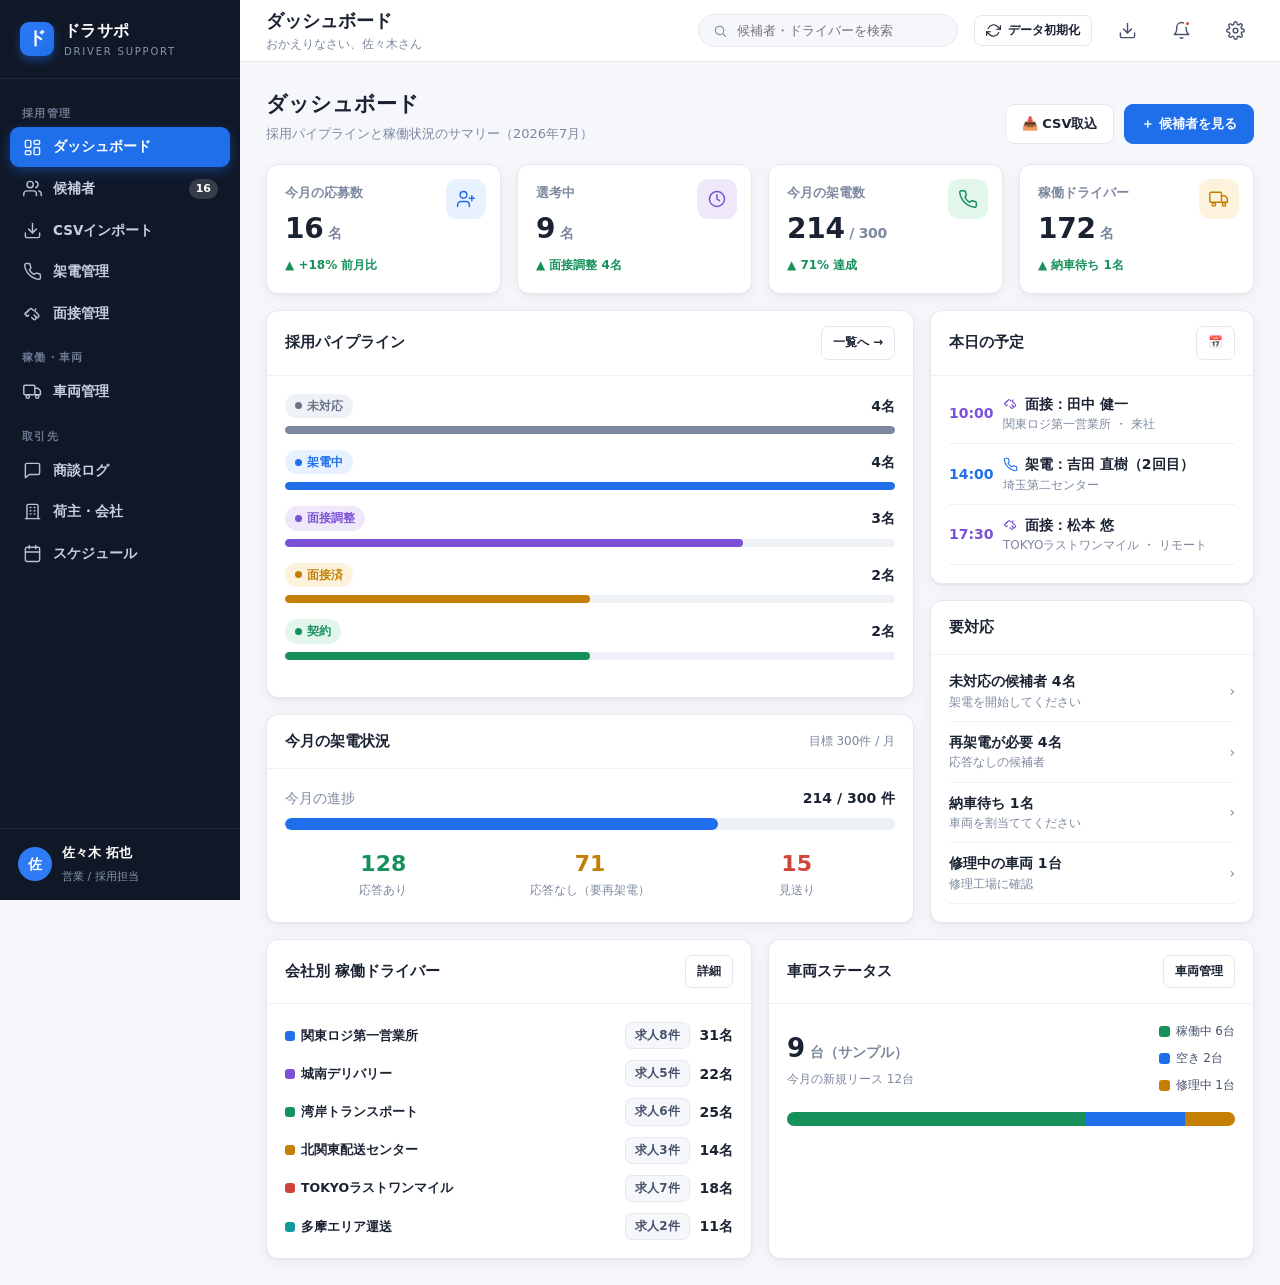
<file: index.html>
<!doctype html>
<html lang="ja">
<head>
<meta charset="utf-8">
<meta name="viewport" content="width=device-width, initial-scale=1">
<title>ダッシュボード｜ドラサポ</title>
<link rel="stylesheet" href="assets/css/style.css">
</head>
<body>
<div class="layout">
  <aside id="sidebar"></aside>
  <div class="main">
    <header id="topbar"></header>
    <div class="content">
      <div class="page-head">
        <div>
          <h1>ダッシュボード</h1>
          <p>採用パイプラインと稼働状況のサマリー（2026年7月）</p>
        </div>
        <div class="page-head__actions">
          <a class="btn" href="import.html">📥 CSV取込</a>
          <a class="btn btn--primary" href="candidates.html">＋ 候補者を見る</a>
        </div>
      </div>

      <!-- KPI -->
      <div class="grid grid--4" id="kpis"></div>

      <div class="grid grid--3 mt-16" style="grid-template-columns: 2fr 1fr;">
        <!-- パイプライン + 本日の予定 -->
        <div class="grid" style="gap:16px;">
          <div class="card">
            <div class="card__head"><h3>採用パイプライン</h3><a class="btn btn--sm" href="candidates.html">一覧へ →</a></div>
            <div class="card__body" id="pipeline"></div>
          </div>
          <div class="card">
            <div class="card__head"><h3>今月の架電状況</h3><span class="muted small" style="margin-left:auto">目標 300件 / 月</span></div>
            <div class="card__body" id="calls-summary"></div>
          </div>
        </div>

        <div class="grid" style="gap:16px;">
          <div class="card">
            <div class="card__head"><h3>本日の予定</h3><a class="btn btn--sm" href="schedule.html">📅</a></div>
            <div class="card__body" id="today" style="padding-top:8px"></div>
          </div>
          <div class="card">
            <div class="card__head"><h3>要対応</h3></div>
            <div class="card__body" id="todo" style="padding-top:6px"></div>
          </div>
        </div>
      </div>

      <div class="grid grid--2 mt-16">
        <div class="card">
          <div class="card__head"><h3>会社別 稼働ドライバー</h3><a class="btn btn--sm" href="companies.html">詳細</a></div>
          <div class="card__body" id="by-company"></div>
        </div>
        <div class="card">
          <div class="card__head"><h3>車両ステータス</h3><a class="btn btn--sm" href="vehicles.html">車両管理</a></div>
          <div class="card__body" id="veh-status"></div>
        </div>
      </div>
    </div>
  </div>
</div>

<script src="assets/js/data.js"></script>
<script src="assets/js/app.js"></script>
<script>
  Shell.init("dashboard", { title: "ダッシュボード", sub: "おかえりなさい、佐々木さん" });
  const db = DB.get();

  // KPI
  const totalCand = db.candidates.length;
  const inProgress = db.candidates.filter(c => ["calling","interview","interviewed"].includes(c.status)).length;
  const contracts = db.candidates.filter(c => c.status === "contract").length + db.drivers.length;
  const activeDrv = db.drivers.filter(d => d.status === "active").length;
  const callsThisMonth = 214;
  const kpis = [
    { label:"今月の応募数", value: totalCand, unit:"名", delta:"+18% 前月比", up:true, icon:"userplus", bg:"var(--brand-soft)", fg:"var(--brand)" },
    { label:"選考中",       value: inProgress, unit:"名", delta:"面接調整 4名", up:true, icon:"clock", bg:"var(--purple-soft)", fg:"var(--purple)" },
    { label:"今月の架電数", value: callsThisMonth, unit:"/ 300", delta:"71% 達成", up:true, icon:"phone", bg:"var(--ok-soft)", fg:"var(--ok)" },
    { label:"稼働ドライバー", value: activeDrv + 168, unit:"名", delta:"納車待ち 1名", up:true, icon:"truck", bg:"var(--warn-soft)", fg:"var(--warn)" },
  ];
  document.getElementById("kpis").innerHTML = kpis.map(k => `
    <div class="card kpi">
      <div class="kpi__icon" style="background:${k.bg};color:${k.fg}">${UI.icon(k.icon, 20)}</div>
      <div class="kpi__label">${k.label}</div>
      <div class="kpi__value">${k.value}<small> ${k.unit}</small></div>
      <div class="kpi__delta ${k.up?'up':'down'}">${k.up?'▲':'▼'} ${k.delta}</div>
    </div>`).join("");

  // Pipeline funnel
  const stages = [
    { key:"new", label:"未対応", },
    { key:"calling", label:"架電中" },
    { key:"interview", label:"面接調整" },
    { key:"interviewed", label:"面接済" },
    { key:"contract", label:"契約" },
  ];
  const counts = stages.map(s => ({...s, n: db.candidates.filter(c => c.status === s.key).length }));
  const max = Math.max(...counts.map(c => c.n), 1);
  document.getElementById("pipeline").innerHTML = counts.map(s => {
    const st = DB.statusMap[s.key];
    return `<div class="mb-16">
      <div class="between mb-8"><span class="row" style="gap:8px">${UI.badge(st.cls, st.label)}</span><b>${s.n}名</b></div>
      <div class="progress"><span style="width:${Math.max(6, s.n/max*100)}%;background:var(--${st.cls==='gray'?'ink-3':st.cls})"></span></div>
    </div>`;
  }).join("");

  // Calls summary
  document.getElementById("calls-summary").innerHTML = `
    <div class="between mb-8"><span class="muted">今月の進捗</span><b>214 / 300 件</b></div>
    <div class="progress" style="height:12px"><span style="width:71%"></span></div>
    <div class="grid grid--3 mt-16" style="gap:10px;text-align:center">
      <div><div style="font-size:22px;font-weight:800;color:var(--ok)">128</div><div class="muted small">応答あり</div></div>
      <div><div style="font-size:22px;font-weight:800;color:var(--warn)">71</div><div class="muted small">応答なし（要再架電）</div></div>
      <div><div style="font-size:22px;font-weight:800;color:var(--danger)">15</div><div class="muted small">見送り</div></div>
    </div>`;

  // Today's schedule
  const today = "2026-07-15";
  const todays = db.schedule.filter(e => e.date === today).sort((a,b)=>a.time.localeCompare(b.time));
  const evColor = { interview:"var(--purple)", call:"var(--brand)", negotiation:"var(--warn)", delivery:"var(--ok)", training:"var(--info)" };
  const evIcon = { interview:"handshake", call:"phone", negotiation:"message", delivery:"truck", training:"book" };
  document.getElementById("today").innerHTML = todays.length ? todays.map(e => `
    <div class="row" style="padding:9px 0;border-bottom:1px solid var(--line-2)">
      <div style="width:44px;font-weight:800;color:${evColor[e.type]}">${e.time}</div>
      <div style="flex:1"><div class="row" style="font-weight:700;gap:7px"><span style="color:${evColor[e.type]}">${UI.icon(evIcon[e.type],15)}</span>${e.title}</div>
      <div class="muted small">${e.who}${e.mode?' ・ '+e.mode:''}</div></div>
    </div>`).join("") : `<div class="empty small">本日の予定はありません</div>`;

  // Todo
  const need = db.candidates.filter(c => c.status === "new").length;
  const reCall = db.candidates.filter(c => c.calls.some(x=>x.r==="none") && c.status==="calling").length;
  const waiting = db.drivers.filter(d => d.status === "waiting").length;
  const repair = db.vehicles.filter(v => v.status === "repair").length;
  document.getElementById("todo").innerHTML = [
    { t:`未対応の候補者 ${need}名`, s:"架電を開始してください", href:"candidates.html?status=new", c:"gray" },
    { t:`再架電が必要 ${reCall}名`, s:"応答なしの候補者", href:"calls.html", c:"warn" },
    { t:`納車待ち ${waiting}名`, s:"車両を割当ててください", href:"drivers.html", c:"info" },
    { t:`修理中の車両 ${repair}台`, s:"修理工場に確認", href:"vehicles.html", c:"warn" },
  ].map(x => `<a class="between" href="${x.href}" style="padding:9px 0;border-bottom:1px solid var(--line-2)">
      <div><div style="font-weight:700">${x.t}</div><div class="muted small">${x.s}</div></div>
      <span class="muted">›</span></a>`).join("");

  // By company
  document.getElementById("by-company").innerHTML = `<div class="grid" style="gap:11px">` + db.companies.slice(0,6).map(co => {
    const cnt = db.drivers.filter(d => d.company === co.id).length + Math.round(co.drivers*0.7);
    return `<div class="between">
      <span class="ctag"><span class="swatch" style="background:${co.color}"></span>${co.name}</span>
      <span class="row" style="gap:10px"><span class="chip">求人${co.open}件</span><b>${cnt}名</b></span>
    </div>`;
  }).join("") + `</div>`;

  // Vehicle status donut-ish
  const vs = ["active","idle","repair"].map(k => ({ k, n: db.vehicles.filter(v=>v.status===k).length, ...DB.vehicleStatus[k]}));
  const vt = db.vehicles.length;
  document.getElementById("veh-status").innerHTML = `
    <div class="between mb-16"><div><div style="font-size:26px;font-weight:800">${vt}<small class="muted" style="font-size:14px"> 台（サンプル）</small></div><div class="muted small">今月の新規リース 12台</div></div>
    <div class="legend" style="flex-direction:column;gap:8px">
      ${vs.map(v=>`<span><i style="background:var(--${v.cls==='gray'?'ink-3':v.cls})"></i>${v.label} ${v.n}台</span>`).join("")}
    </div></div>
    <div class="progress" style="height:14px;display:flex;gap:0">
      ${vs.map(v=>`<span style="width:${v.n/vt*100}%;background:var(--${v.cls==='gray'?'ink-3':v.cls});border-radius:0"></span>`).join("")}
    </div>`;
</script>
</body>
</html>
</file>
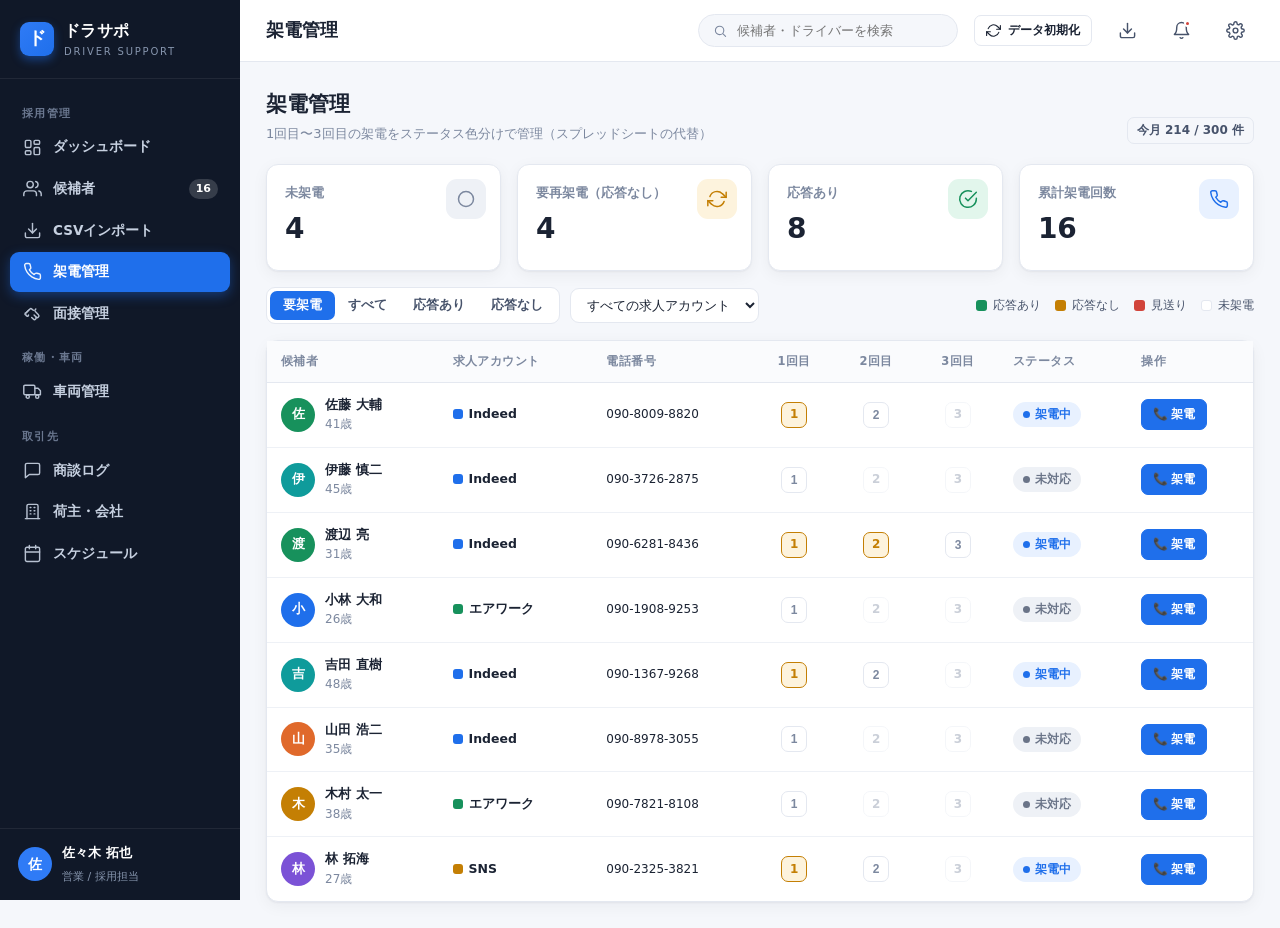
<file: calls.html>
<!doctype html>
<html lang="ja">
<head>
<meta charset="utf-8">
<meta name="viewport" content="width=device-width, initial-scale=1">
<title>架電管理｜ドラサポ</title>
<link rel="stylesheet" href="assets/css/style.css">
</head>
<body>
<div class="layout">
  <aside id="sidebar"></aside>
  <div class="main">
    <header id="topbar"></header>
    <div class="content">
      <div class="page-head">
        <div>
          <h1>架電管理</h1>
          <p>1回目〜3回目の架電をステータス色分けで管理（スプレッドシートの代替）</p>
        </div>
        <div class="page-head__actions">
          <span class="chip">今月 214 / 300 件</span>
        </div>
      </div>

      <div class="grid grid--4 mb-16" id="callKpi"></div>

      <div class="filters">
        <div class="seg" id="tab">
          <button data-t="todo" class="is-active">要架電</button>
          <button data-t="all">すべて</button>
          <button data-t="ok">応答あり</button>
          <button data-t="none">応答なし</button>
        </div>
        <select class="input" id="fCompany"><option value="all">すべての求人アカウント</option></select>
        <div class="legend" style="margin-left:auto">
          <span><i style="background:var(--ok)"></i>応答あり</span>
          <span><i style="background:var(--warn)"></i>応答なし</span>
          <span><i style="background:var(--danger)"></i>見送り</span>
          <span><i style="background:#fff;border:1.5px solid var(--line)"></i>未架電</span>
        </div>
      </div>

      <div class="card">
        <div class="table-wrap">
          <table class="tbl">
            <thead><tr>
              <th>候補者</th><th>求人アカウント</th><th>電話番号</th>
              <th style="text-align:center">1回目</th><th style="text-align:center">2回目</th><th style="text-align:center">3回目</th>
              <th>ステータス</th><th>操作</th>
            </tr></thead>
            <tbody id="rows"></tbody>
          </table>
        </div>
      </div>
    </div>
  </div>
</div>

<script src="assets/js/data.js"></script>
<script src="assets/js/app.js"></script>
<script>
  Shell.init("calls", { title: "架電管理" });
  const db = DB.get();
  let tab = "todo", account = "all";

  const cSel = document.getElementById("fCompany");
  DB.accounts.forEach(a => cSel.insertAdjacentHTML("beforeend", `<option value="${a}">${a}</option>`));
  cSel.onchange = e => { account = e.target.value; render(); };
  document.querySelectorAll("#tab button").forEach(b => b.onclick = () => { tab = b.dataset.t; document.querySelectorAll("#tab button").forEach(x=>x.classList.toggle("is-active",x===b)); render(); });

  function lastResult(c){ return c.calls.length ? c.calls[c.calls.length-1].r : null; }

  function pill(c, n) {
    const call = c.calls.find(x => x.n === n);
    const canCall = c.calls.length === n-1 && !["contract","ng","interviewed","interview"].includes(c.status);
    if (call) {
      const cls = call.r==="ok"?"done-ok":call.r==="ng"?"done-ng":"done-none";
      const t = call.r==="ok"?"応答あり":call.r==="ng"?"見送り":"応答なし";
      return `<span class="callpill ${cls}" title="${t}">${n}</span>`;
    }
    if (canCall) return `<button class="callpill" style="cursor:pointer" title="架電を記録" onclick="rec('${c.id}',${n})">${n}</button>`;
    return `<span class="callpill" style="opacity:.4">${n}</span>`;
  }

  function render() {
    // KPI
    const untouched = db.candidates.filter(c => c.status==="new").length;
    const reCall = db.candidates.filter(c => c.status==="calling" && lastResult(c)==="none").length;
    const answered = db.candidates.filter(c => c.calls.some(x=>x.r==="ok")).length;
    const total = db.candidates.reduce((s,c)=>s+c.calls.length,0);
    const k = [
      { l:"未架電", v:untouched, i:"circle", c:"gray" },
      { l:"要再架電（応答なし）", v:reCall, i:"refresh", c:"warn" },
      { l:"応答あり", v:answered, i:"check", c:"ok" },
      { l:"累計架電回数", v:total, i:"phone", c:"info" },
    ];
    document.getElementById("callKpi").innerHTML = k.map(x=>`
      <div class="card kpi"><div class="kpi__icon" style="background:var(--${x.c==='gray'?'gray-soft':x.c+'-soft'});color:var(--${x.c==='gray'?'ink-3':x.c})">${UI.icon(x.i,20)}</div>
      <div class="kpi__label">${x.l}</div><div class="kpi__value">${x.v}</div></div>`).join("");

    let list = db.candidates.filter(c => account==="all" || c.source===account);
    if (tab === "todo") list = list.filter(c => (c.status==="new") || (c.status==="calling" && lastResult(c)==="none"));
    else if (tab === "ok") list = list.filter(c => c.calls.some(x=>x.r==="ok"));
    else if (tab === "none") list = list.filter(c => lastResult(c)==="none");

    document.getElementById("rows").innerHTML = list.length ? list.map(c => {
      const canCall = c.calls.length < 3 && !["contract","ng","interviewed","interview"].includes(c.status);
      return `<tr>
        <td onclick="location.href='candidate-detail.html?id=${c.id}'"><div class="person">${UI.avatar(c.name)}
          <div><div class="cell-main">${c.name}</div><div class="cell-sub">${c.age}歳</div></div></div></td>
        <td>${UI.accountTag(c.source)}</td>
        <td class="small">${c.tel}</td>
        <td style="text-align:center">${pill(c,1)}</td>
        <td style="text-align:center">${pill(c,2)}</td>
        <td style="text-align:center">${pill(c,3)}</td>
        <td>${UI.statusBadge(c.status)}</td>
        <td>${canCall ? `<button class="btn btn--sm btn--primary" onclick="rec('${c.id}',${c.calls.length+1})">📞 架電</button>` : `<a class="btn btn--sm" href="candidate-detail.html?id=${c.id}">詳細</a>`}</td>
      </tr>`;
    }).join("") : `<tr><td colspan="8"><div class="empty"><div class="ico">📞</div><p>対象の候補者がいません</p></div></td></tr>`;
  }

  window.rec = function(cid, n) {
    const c = db.candidates.find(x=>x.id===cid);
    Modal.open(`
      <div class="modal__head"><h3>${c.name}｜${n}回目の架電</h3><span class="close" data-close>×</span></div>
      <div class="modal__body">
        <div class="row mb-16"><span class="chip">📱 ${c.tel}</span><span class="chip">${c.source}</span></div>
        <label class="fld mb-16"><span>架電結果</span>
          <select class="input" id="r"><option value="ok">応答あり（次のステップへ）</option><option value="none">応答なし（再架電）</option><option value="ng">見送り</option></select></label>
        <label class="fld"><span>メモ</span><textarea class="input" id="m" rows="3" placeholder="通話内容・面接希望日など"></textarea></label>
      </div>
      <div class="modal__foot"><button class="btn" data-close>キャンセル</button><button class="btn btn--primary" onclick="saveRec('${cid}',${n})">記録する</button></div>
    `);
  };
  window.saveRec = function(cid, n) {
    const c = db.candidates.find(x=>x.id===cid);
    const r = document.getElementById("r").value;
    c.calls.push({ n, r, memo: document.getElementById("m").value, at:"2026-07-15 "+(9+n)+":15" });
    if (r === "ng") c.status = "ng"; else if (c.status === "new") c.status = "calling";
    DB.save(db); Modal.close(); render();
    Toast.show(r==="ok"?"応答ありで記録しました":r==="ng"?"見送りにしました":"応答なしで記録しました", r==="ok"?"ok":"warn");
  };

  render();
</script>
</body>
</html>
</file>
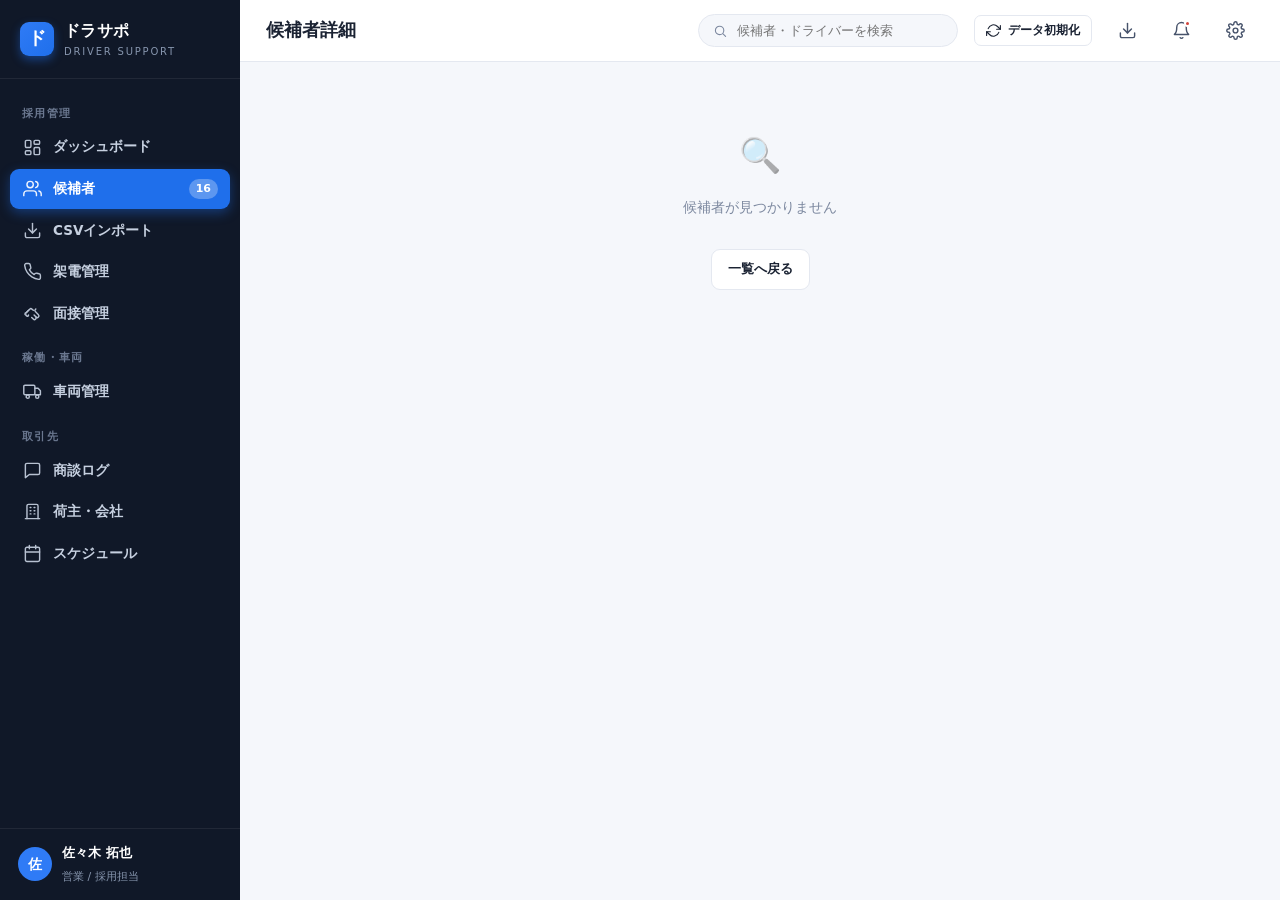
<file: candidate-detail.html>
<!doctype html>
<html lang="ja">
<head>
<meta charset="utf-8">
<meta name="viewport" content="width=device-width, initial-scale=1">
<title>候補者詳細｜ドラサポ</title>
<link rel="stylesheet" href="assets/css/style.css">
</head>
<body>
<div class="layout">
  <aside id="sidebar"></aside>
  <div class="main">
    <header id="topbar"></header>
    <div class="content" id="content"></div>
  </div>
</div>

<script src="assets/js/data.js"></script>
<script src="assets/js/app.js"></script>
<script>
  Shell.init("candidates", { title: "候補者詳細" });
  const db = DB.get();
  const id = UI.qp("id");
  let c = db.candidates.find(x => x.id === id);
  const content = document.getElementById("content");

  if (!c) { content.innerHTML = `<div class="empty"><div class="ico">🔍</div><p>候補者が見つかりません</p><a class="btn mt-16" href="candidates.html">一覧へ戻る</a></div>`; }
  else render();

  function persist() { DB.save(db); }

  function render() {
    // flow steps
    const order = ["new","calling","interview","interviewed","contract"];
    const curIdx = c.status === "ng" ? -1 : order.indexOf(c.status);
    const stepLabels = [["架電",""],["面接調整",""],["面接実施",""],["契約",""]];
    const steps = [
      {k:"new",l:"応募"},{k:"calling",l:"架電"},{k:"interview",l:"面接調整"},{k:"interviewed",l:"面接実施"},{k:"contract",l:"契約"}
    ];

    content.innerHTML = `
      <div class="breadcrumb"><a href="candidates.html">候補者</a> › ${c.name}</div>
      <div class="page-head">
        <div class="person">
          ${UI.avatar(c.name)}
          <div>
            <h1 style="margin:0">${c.name} <span class="muted" style="font-size:14px;font-weight:600">${c.age}歳</span></h1>
            <p style="margin:0">${c.kana}・${c.area}</p>
          </div>
        </div>
        <div class="page-head__actions">
          ${UI.statusBadge(c.status)}
          ${c.status === "interviewed" || c.status === "interview"
            ? `<button class="btn btn--danger" onclick="markNG()">見送り</button>
               <button class="btn btn--primary" onclick="toContract()">✓ 契約に進む</button>`
            : c.status === "contract"
            ? `<a class="btn btn--primary" href="drivers.html">🚚 ドライバー管理へ</a>`
            : `<button class="btn btn--danger" onclick="markNG()">見送り</button>`}
        </div>
      </div>

      <!-- stepper -->
      <div class="card" style="padding:18px 20px;margin-bottom:16px">
        ${c.status === "ng"
          ? `<div class="row"><span class="badge badge--danger"><span class="dot"></span>見送り</span><span class="muted small">この候補者は見送りになりました</span></div>`
          : `<div class="stepper">${steps.map((s,i)=>{
              const cls = i < curIdx ? "done" : i === curIdx ? "current" : "";
              return `<div class="step ${cls}"><span class="num">${i<curIdx?'✓':i+1}</span><span class="lbl">${s.l}</span></div>`;
            }).join("")}</div>`}
      </div>

      <div class="grid" style="grid-template-columns: 1.6fr 1fr; gap:16px; align-items:start">
        <!-- left -->
        <div class="grid" style="gap:16px">
          <!-- calls -->
          <div class="card">
            <div class="card__head"><h3>📞 架電ログ</h3>
              ${c.calls.length < 3 && !["contract","ng"].includes(c.status)
                ? `<button class="btn btn--sm btn--primary" onclick="openCall()">＋ 架電を記録</button>` : ``}
            </div>
            <div class="card__body" id="callsBox"></div>
          </div>
          <!-- interview -->
          <div class="card">
            <div class="card__head"><h3>🤝 面接</h3></div>
            <div class="card__body" id="ivBox"></div>
          </div>
          <!-- activity timeline -->
          <div class="card">
            <div class="card__head"><h3>🕒 活動履歴</h3></div>
            <div class="card__body" id="tlBox"></div>
          </div>
        </div>

        <!-- right -->
        <div class="grid" style="gap:16px">
          <div class="card">
            <div class="card__head"><h3>基本情報</h3></div>
            <div class="card__body">
              <dl class="dl">
                <dt>電話番号</dt><dd>${c.tel}</dd>
                <dt>住所</dt><dd>${c.area}</dd>
                <dt>年齢</dt><dd>${c.age}歳</dd>
                <dt>経験</dt><dd>${c.exp ? '<span class="chip chip--brand">経験者</span>' : '<span class="chip">未経験</span>'}</dd>
                <dt>応募媒体</dt><dd>${c.source}</dd>
                <dt>応募日</dt><dd>${c.appliedAt}</dd>
              </dl>
            </div>
          </div>
          <div class="card">
            <div class="card__head"><h3>応募元</h3></div>
            <div class="card__body">
              <dl class="dl">
                <dt>求人アカウント</dt><dd>${UI.accountTag(c.source)}</dd>
                <dt>応募日</dt><dd>${c.appliedAt}</dd>
                ${c.company ? `<dt>配属先の会社</dt><dd>${UI.companyTag(db, c.company)}</dd>` : ``}
              </dl>
            </div>
          </div>
          <div class="card">
            <div class="card__head"><h3>メモ</h3></div>
            <div class="card__body">
              <textarea class="input" id="noteBox" rows="4" placeholder="対応メモを入力...">${c.note||""}</textarea>
              <button class="btn btn--sm mt-8" onclick="saveNote()">保存</button>
            </div>
          </div>
        </div>
      </div>
    `;
    renderCalls(); renderIv(); renderTimeline();
  }

  function renderCalls() {
    const box = document.getElementById("callsBox");
    if (!c.calls.length) { box.innerHTML = `<div class="empty small">まだ架電していません</div>`; return; }
    const rmap = { ok:["応答あり","ok"], none:["応答なし","warn"], ng:["見送り","danger"] };
    box.innerHTML = `<div class="timeline">` + c.calls.map(cl => {
      const [lbl, cls] = rmap[cl.r] || ["—","gray"];
      return `<div class="tl-item"><span class="tl-dot ${cls}"></span>
        <h4>${cl.n}回目の架電 ${UI.badge(cls, lbl)}</h4>
        <div class="tl-meta">${cl.at || "2026-07-13 14:20"} ・ 担当：佐々木</div>
        ${cl.memo ? `<div class="tl-body">${cl.memo}</div>` : ``}
      </div>`;
    }).join("") + `</div>`;
  }

  function renderIv() {
    const box = document.getElementById("ivBox");
    if (c.interview) {
      const iv = c.interview;
      box.innerHTML = `
        <div class="between mb-16">
          <div><div class="muted small">面接日時</div><b style="font-size:16px">${iv.date} ${iv.time}</b></div>
          <div>${iv.mode === "来社" ? UI.badge("info","来社") : UI.badge("purple","リモート")}</div>
        </div>
        ${iv.result
          ? `<div class="tl-body">${iv.result === "pass" ? UI.badge("ok","合格") : UI.badge("danger","不合格")} ${iv.memo||""}</div>`
          : `<div class="row"><span class="chip">📅 Googleカレンダー連携済</span>
             <button class="btn btn--sm btn--primary" style="margin-left:auto" onclick="openIvResult()">面接結果を記録</button></div>`}
      `;
    } else if (["contract","ng"].includes(c.status)) {
      box.innerHTML = `<div class="empty small">—</div>`;
    } else {
      box.innerHTML = `<div class="empty small" style="padding:20px">
        面接が未設定です<br><button class="btn btn--sm btn--primary mt-8" onclick="openIvSchedule()">📅 面接を設定</button></div>`;
    }
  }

  function renderTimeline() {
    const items = [];
    items.push({ dot:"gray", h:`${c.source}から応募`, m:c.appliedAt });
    c.calls.forEach(cl => items.push({ dot: cl.r==="ok"?"ok":cl.r==="ng"?"danger":"warn", h:`${cl.n}回目架電（${cl.r==="ok"?"応答あり":cl.r==="ng"?"見送り":"応答なし"}）`, m: cl.at||"2026-07-13" }));
    if (c.interview) items.push({ dot:"", h:`面接設定（${c.interview.mode}）`, m:c.interview.date });
    if (c.interview && c.interview.result) items.push({ dot: c.interview.result==="pass"?"ok":"danger", h:`面接${c.interview.result==="pass"?"合格":"不合格"}`, m:c.interview.date });
    if (c.status === "contract") items.push({ dot:"ok", h:"契約 → ドライバー登録", m:"2026-07-15" });
    document.getElementById("tlBox").innerHTML = `<div class="timeline">` + items.map(i =>
      `<div class="tl-item"><span class="tl-dot ${i.dot}"></span><h4>${i.h}</h4><div class="tl-meta">${i.m}</div></div>`).join("") + `</div>`;
  }

  // ---- actions ----
  window.saveNote = function() { c.note = document.getElementById("noteBox").value; persist(); Toast.show("メモを保存しました"); };

  window.openCall = function() {
    const n = c.calls.length + 1;
    Modal.open(`
      <div class="modal__head"><h3>${n}回目の架電を記録</h3><span class="close" data-close>×</span></div>
      <div class="modal__body">
        <label class="fld mb-16"><span>架電結果</span>
          <select class="input" id="cl_r"><option value="ok">応答あり</option><option value="none">応答なし</option><option value="ng">見送り</option></select></label>
        <label class="fld"><span>メモ</span><textarea class="input" id="cl_memo" rows="3" placeholder="通話内容・次回架電の予定など"></textarea></label>
      </div>
      <div class="modal__foot"><button class="btn" data-close>キャンセル</button><button class="btn btn--primary" onclick="saveCall(${n})">記録する</button></div>
    `);
  };
  window.saveCall = function(n) {
    const r = document.getElementById("cl_r").value;
    const memo = document.getElementById("cl_memo").value;
    c.calls.push({ n, r, memo, at: "2026-07-15 " + (10 + n) + ":30" });
    if (r === "ng") c.status = "ng";
    else if (r === "ok" && c.status === "new") c.status = "calling";
    else if (c.status === "new") c.status = "calling";
    persist(); Modal.close(); render();
    Toast.show(r === "ok" ? "応答ありで記録しました" : r === "ng" ? "見送りにしました" : "応答なしで記録しました", r==="ok"?"ok":"warn");
  };

  window.openIvSchedule = function() {
    Modal.open(`
      <div class="modal__head"><h3>面接を設定</h3><span class="close" data-close>×</span></div>
      <div class="modal__body">
        <div class="form-grid">
          <label class="fld"><span>面接日</span><input class="input" type="date" id="iv_date" value="2026-07-18"></label>
          <label class="fld"><span>時間</span><input class="input" type="time" id="iv_time" value="10:00"></label>
          <label class="fld span-2"><span>面接方法</span>
            <select class="input" id="iv_mode"><option>来社</option><option>リモート</option></select></label>
        </div>
        <div class="chip chip--brand mt-16">📅 保存すると Googleカレンダー に自動登録されます（モック）</div>
      </div>
      <div class="modal__foot"><button class="btn" data-close>キャンセル</button><button class="btn btn--primary" onclick="saveIv()">設定する</button></div>
    `);
  };
  window.saveIv = function() {
    c.interview = { date: document.getElementById("iv_date").value, time: document.getElementById("iv_time").value, mode: document.getElementById("iv_mode").value, result: null, memo:"" };
    c.status = "interview";
    // add to schedule
    db.schedule.push({ id:"ev_"+Math.random().toString(36).slice(2,7), date:c.interview.date, time:c.interview.time, type:"interview", title:"面接："+c.name, who:c.source, mode:c.interview.mode });
    persist(); Modal.close(); render(); Toast.show("面接を設定し、カレンダーに登録しました");
  };

  window.openIvResult = function() {
    Modal.open(`
      <div class="modal__head"><h3>面接結果を記録</h3><span class="close" data-close>×</span></div>
      <div class="modal__body">
        <label class="fld mb-16"><span>結果</span>
          <select class="input" id="iv_res"><option value="pass">合格（契約へ）</option><option value="fail">不合格（見送り）</option></select></label>
        <label class="fld"><span>所感・メモ</span><textarea class="input" id="iv_rmemo" rows="3" placeholder="面接での様子、稼働可能日など"></textarea></label>
      </div>
      <div class="modal__foot"><button class="btn" data-close>キャンセル</button><button class="btn btn--primary" onclick="saveIvResult()">記録する</button></div>
    `);
  };
  window.saveIvResult = function() {
    const res = document.getElementById("iv_res").value;
    c.interview.result = res; c.interview.memo = document.getElementById("iv_rmemo").value;
    c.status = res === "pass" ? "interviewed" : "ng";
    persist(); Modal.close(); render(); Toast.show(res==="pass"?"合格を記録しました":"見送りにしました", res==="pass"?"ok":"warn");
  };

  window.markNG = function() { c.status = "ng"; persist(); render(); Toast.show("見送りにしました","warn"); };

  window.toContract = function() {
    const coOpts = db.companies.map(x => `<option value="${x.id}"${c.company===x.id?' selected':''}>${x.name}</option>`).join("");
    Modal.open(`
      <div class="modal__head"><h3>契約 → ドライバー登録</h3><span class="close" data-close>×</span></div>
      <div class="modal__body">
        <p class="muted mb-16">${c.name} さんを契約し、ドライバーとして登録します。配属先の会社・納車日・研修日を設定してください。</p>
        <div class="form-grid">
          <label class="fld span-2"><span>配属先の会社（荷主の下請け）</span><select class="input" id="ct_co">${coOpts}</select></label>
          <label class="fld"><span>契約日</span><input class="input" type="date" id="ct_date" value="2026-07-15"></label>
          <label class="fld"><span>納車予定日</span><input class="input" type="date" id="ct_deliv" value="2026-07-28"></label>
          <label class="fld span-2"><span>研修</span>
            <select class="input" id="ct_train"><option value="need">研修あり</option><option value="skip">研修なし（経験者）</option></select></label>
        </div>
        <div class="chip chip--brand mt-16">この内容はドライバー管理・スケジュールに反映されます</div>
      </div>
      <div class="modal__foot"><button class="btn" data-close>キャンセル</button><button class="btn btn--primary" onclick="saveContract()">契約を確定</button></div>
    `);
  };
  window.saveContract = function() {
    c.status = "contract";
    c.company = document.getElementById("ct_co").value;   // 配属先の会社を確定
    const train = document.getElementById("ct_train").value === "need";
    const drv = {
      id:"drv_"+Math.random().toString(36).slice(2,7), name:c.name, kana:c.kana, age:c.age, company:c.company, exp:c.exp,
      status:"waiting", contractedAt:document.getElementById("ct_date").value, deliveryDate:document.getElementById("ct_deliv").value,
      delivered:false, trainingDate: train ? "2026-07-30" : null, trainingDone:false, startDate:null, vehicle:null, tel:c.tel, cancelAt:null, cancelEffectiveAt:null
    };
    db.drivers.unshift(drv);
    db.schedule.push({ id:"ev_"+Math.random().toString(36).slice(2,7), date:drv.deliveryDate, time:"09:30", type:"delivery", title:"納車："+c.name, who:DB.company(db,c.company).name, mode:"" });
    persist(); Modal.close(); render(); Toast.show("契約完了。ドライバーとして登録しました");
  };
</script>
</body>
</html>
</file>
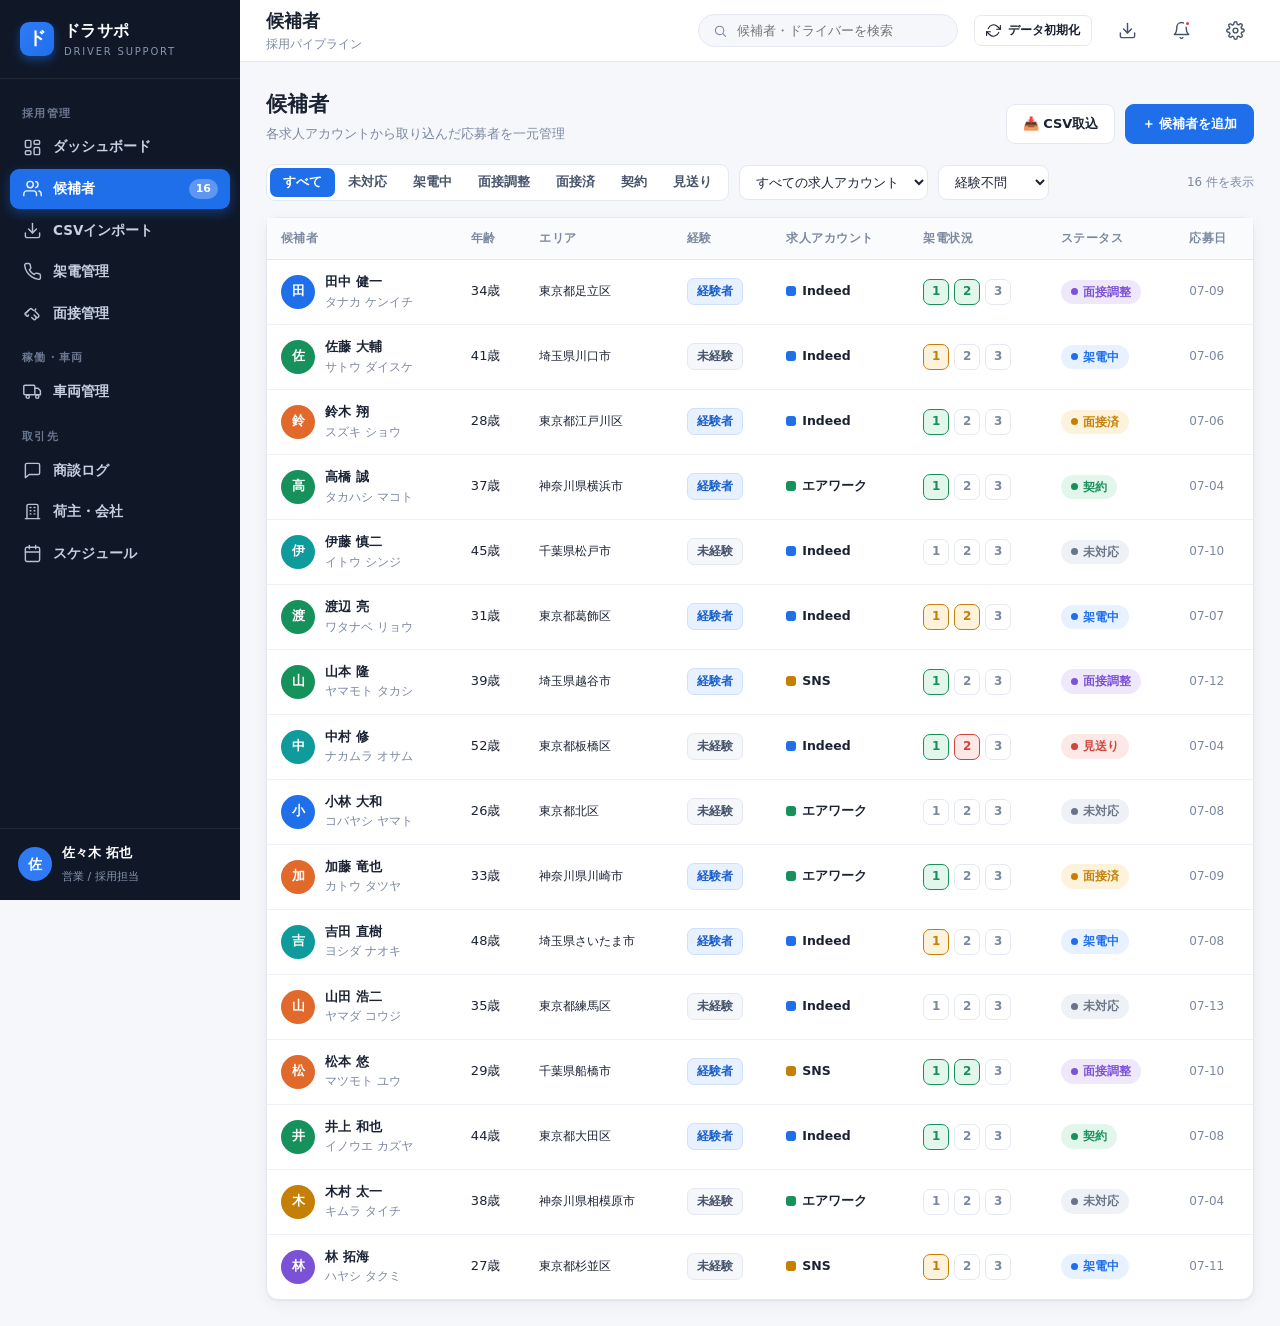
<file: candidates.html>
<!doctype html>
<html lang="ja">
<head>
<meta charset="utf-8">
<meta name="viewport" content="width=device-width, initial-scale=1">
<title>候補者一覧｜ドラサポ</title>
<link rel="stylesheet" href="assets/css/style.css">
</head>
<body>
<div class="layout">
  <aside id="sidebar"></aside>
  <div class="main">
    <header id="topbar"></header>
    <div class="content">
      <div class="page-head">
        <div>
          <h1>候補者</h1>
          <p>各求人アカウントから取り込んだ応募者を一元管理</p>
        </div>
        <div class="page-head__actions">
          <a class="btn" href="import.html">📥 CSV取込</a>
          <button class="btn btn--primary" onclick="openNew()">＋ 候補者を追加</button>
        </div>
      </div>

      <!-- filters -->
      <div class="filters">
        <div class="seg" id="statusSeg">
          <button data-st="all" class="is-active">すべて</button>
          <button data-st="new">未対応</button>
          <button data-st="calling">架電中</button>
          <button data-st="interview">面接調整</button>
          <button data-st="interviewed">面接済</button>
          <button data-st="contract">契約</button>
          <button data-st="ng">見送り</button>
        </div>
        <select class="input" id="fAccount"><option value="all">すべての求人アカウント</option></select>
        <select class="input" id="fExp">
          <option value="all">経験不問</option>
          <option value="true">経験者のみ</option>
          <option value="false">未経験のみ</option>
        </select>
        <div style="margin-left:auto" class="row">
          <span class="muted small" id="count"></span>
        </div>
      </div>

      <div class="card">
        <div class="table-wrap">
          <table class="tbl">
            <thead>
              <tr>
                <th>候補者</th><th>年齢</th><th>エリア</th><th>経験</th>
                <th>求人アカウント</th><th>架電状況</th><th>ステータス</th><th>応募日</th>
              </tr>
            </thead>
            <tbody id="rows"></tbody>
          </table>
        </div>
      </div>
    </div>
  </div>
</div>

<script src="assets/js/data.js"></script>
<script src="assets/js/app.js"></script>
<script>
  Shell.init("candidates", { title: "候補者", sub: "採用パイプライン" });
  const db = DB.get();
  let f = { status: UI.qp("status") || "all", account:"all", exp:"all" };

  // 求人アカウント（＝媒体）フィルター
  const aSel = document.getElementById("fAccount");
  DB.accounts.forEach(a => aSel.insertAdjacentHTML("beforeend", `<option value="${a}">${a}</option>`));

  function apply() {
    // seg
    document.querySelectorAll("#statusSeg button").forEach(b => b.classList.toggle("is-active", b.dataset.st === f.status));
    let list = db.candidates.filter(c =>
      (f.status === "all" || c.status === f.status) &&
      (f.account === "all" || c.source === f.account) &&
      (f.exp === "all" || String(c.exp) === f.exp)
    );
    document.getElementById("count").textContent = `${list.length} 件を表示`;
    document.getElementById("rows").innerHTML = list.length ? list.map(c => {
      return `<tr onclick="location.href='candidate-detail.html?id=${c.id}'">
        <td><div class="person">${UI.avatar(c.name)}
          <div><div class="cell-main">${c.name}</div><div class="cell-sub">${c.kana}</div></div></div></td>
        <td>${c.age}歳</td>
        <td class="small">${c.area}</td>
        <td>${c.exp ? '<span class="chip chip--brand">経験者</span>' : '<span class="chip">未経験</span>'}</td>
        <td>${UI.accountTag(c.source)}</td>
        <td>${UI.callStages(c.calls)}</td>
        <td>${UI.statusBadge(c.status)}</td>
        <td class="small muted">${c.appliedAt.replace('2026-','')}</td>
      </tr>`;
    }).join("") : `<tr><td colspan="8"><div class="empty"><div class="ico">🗂️</div><p>該当する候補者がいません</p></div></td></tr>`;
  }

  document.querySelectorAll("#statusSeg button").forEach(b => b.onclick = () => { f.status = b.dataset.st; apply(); });
  document.getElementById("fAccount").onchange = e => { f.account = e.target.value; apply(); };
  document.getElementById("fExp").onchange = e => { f.exp = e.target.value; apply(); };
  apply();

  window.openNew = function() {
    const opts = DB.accounts.map(a => `<option value="${a}">${a}</option>`).join("");
    Modal.open(`
      <div class="modal__head"><h3>候補者を追加</h3><span class="close" data-close>×</span></div>
      <div class="modal__body">
        <div class="form-grid">
          <label class="fld"><span>氏名</span><input class="input" id="n_name" placeholder="山田 太郎"></label>
          <label class="fld"><span>フリガナ</span><input class="input" id="n_kana" placeholder="ヤマダ タロウ"></label>
          <label class="fld"><span>年齢</span><input class="input" id="n_age" type="number" placeholder="35"></label>
          <label class="fld"><span>電話番号</span><input class="input" id="n_tel" placeholder="090-0000-0000"></label>
          <label class="fld span-2"><span>住所</span><input class="input" id="n_area" placeholder="東京都◯◯区"></label>
          <label class="fld"><span>求人アカウント</span><select class="input" id="n_src">${opts}</select></label>
          <label class="fld"><span>経験</span><select class="input" id="n_exp"><option value="false">未経験</option><option value="true">経験者</option></select></label>
        </div>
      </div>
      <div class="modal__foot"><button class="btn" data-close>キャンセル</button><button class="btn btn--primary" onclick="saveNew()">追加する</button></div>
    `);
  };
  window.saveNew = function() {
    const g = id => document.getElementById(id).value;
    if (!g("n_name")) { Toast.show("氏名を入力してください","warn"); return; }
    db.candidates.unshift({
      id: "cand_" + Math.random().toString(36).slice(2,8),
      name: g("n_name"), kana: g("n_kana"), age: +g("n_age")||0, area: g("n_area"),
      exp: g("n_exp")==="true", company: null, status: "new", calls: [],
      source: g("n_src"), tel: g("n_tel"), appliedAt: "2026-07-15", note:"", interview:null
    });
    DB.save(db); Modal.close(); apply(); Toast.show("候補者を追加しました");
  };
</script>
</body>
</html>
</file>
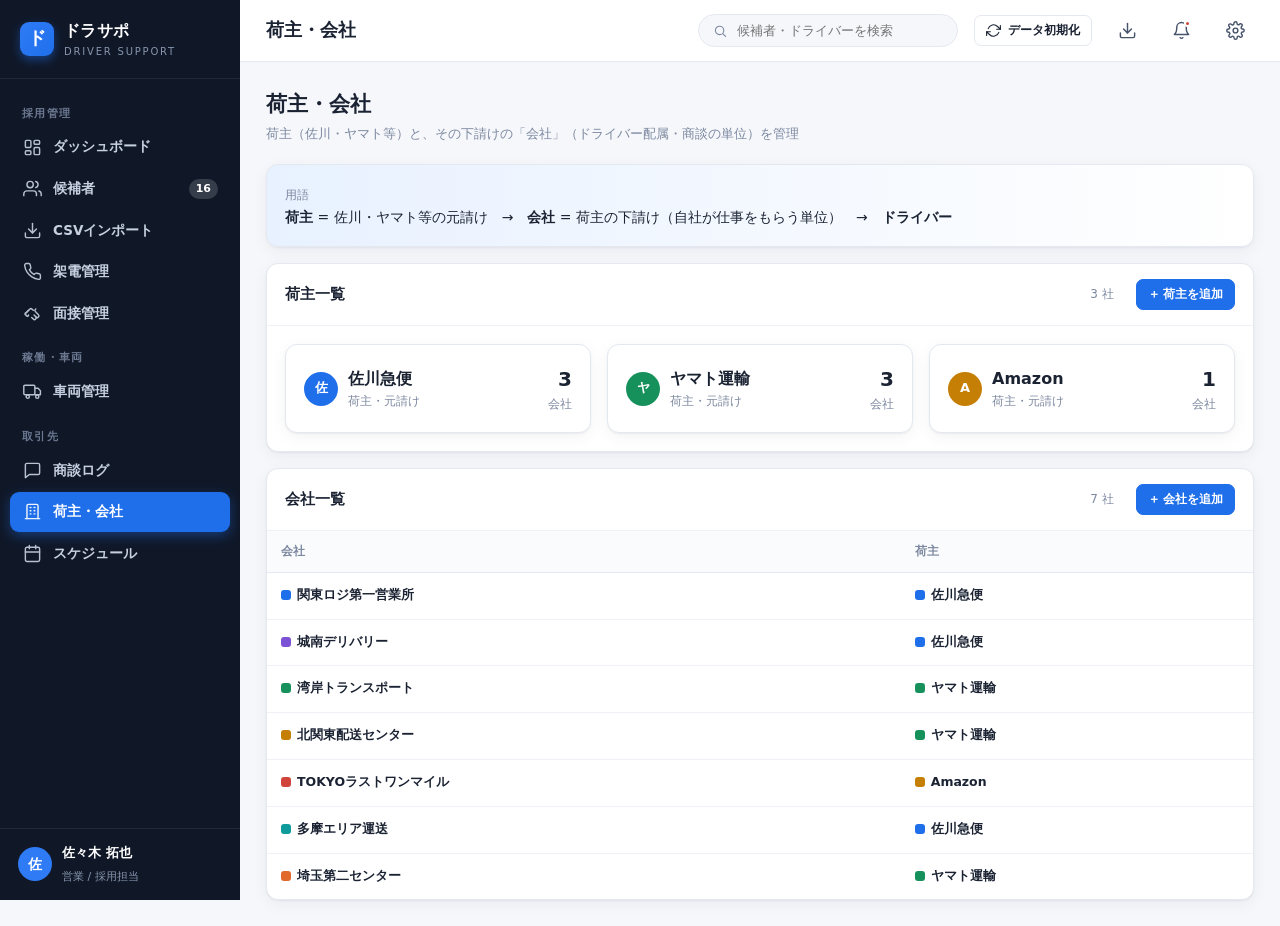
<file: companies.html>
<!doctype html>
<html lang="ja">
<head>
<meta charset="utf-8">
<meta name="viewport" content="width=device-width, initial-scale=1">
<title>荷主・会社｜ドラサポ</title>
<link rel="stylesheet" href="assets/css/style.css">
</head>
<body>
<div class="layout">
  <aside id="sidebar"></aside>
  <div class="main">
    <header id="topbar"></header>
    <div class="content">
      <div class="page-head">
        <div>
          <h1>荷主・会社</h1>
          <p>荷主（佐川・ヤマト等）と、その下請けの「会社」（ドライバー配属・商談の単位）を管理</p>
        </div>
      </div>

      <div class="card mb-16" style="background:linear-gradient(90deg,var(--brand-soft),#fff)">
        <div class="card__body row wrap" style="gap:22px">
          <div><span class="muted small">用語</span><div><b>荷主</b> = 佐川・ヤマト等の元請け　→　<b>会社</b> = 荷主の下請け（自社が仕事をもらう単位）　→　<b>ドライバー</b></div></div>
        </div>
      </div>

      <!-- 荷主一覧 -->
      <div class="card mb-16">
        <div class="card__head"><h3>荷主一覧</h3>
          <span class="muted small" style="margin-left:auto" id="shCount"></span>
          <button class="btn btn--sm btn--primary" style="margin-left:12px" onclick="openNewShipper()">＋ 荷主を追加</button>
        </div>
        <div class="card__body">
          <div class="grid grid--3" id="shipperCards"></div>
        </div>
      </div>

      <!-- 会社一覧 -->
      <div class="card">
        <div class="card__head"><h3>会社一覧</h3>
          <span class="muted small" style="margin-left:auto" id="count"></span>
          <button class="btn btn--sm btn--primary" style="margin-left:12px" onclick="openNewCompany()">＋ 会社を追加</button>
        </div>
        <div class="table-wrap">
          <table class="tbl">
            <thead><tr><th>会社</th><th>荷主</th></tr></thead>
            <tbody id="rows"></tbody>
          </table>
        </div>
      </div>
    </div>
  </div>
</div>

<script src="assets/js/data.js"></script>
<script src="assets/js/app.js"></script>
<script>
  Shell.init("companies", { title: "荷主・会社" });
  const db = DB.get();

  function render() {
    // 荷主カード（会社数のみ表示）
    document.getElementById("shCount").textContent = `${db.shippers.length} 社`;
    document.getElementById("shipperCards").innerHTML = db.shippers.map(s => {
      const cos = db.companies.filter(c=>c.shipper===s.id).length;
      return `<div class="card"><div class="card__body">
        <div class="row"><span class="uavatar" style="background:${s.color}">${s.name[0]}</span>
          <div style="flex:1"><b style="font-size:16px">${s.name}</b><div class="muted small">荷主・元請け</div></div>
          <div style="text-align:right"><div style="font-size:20px;font-weight:800">${cos}</div><div class="muted small">会社</div></div>
        </div>
      </div></div>`;
    }).join("");

    // 会社一覧
    document.getElementById("count").textContent = `${db.companies.length} 社`;
    document.getElementById("rows").innerHTML = db.companies.map(co => {
      const sh = DB.shipper(db, co.shipper);
      return `<tr>
        <td><span class="ctag"><span class="swatch" style="background:${co.color}"></span><b>${co.name}</b></span></td>
        <td><span class="ctag"><span class="swatch" style="background:${sh.color}"></span>${sh.name}</span></td>
      </tr>`;
    }).join("");
  }

  const palette = ["#1f6feb","#17915c","#c47f04","#7b52d6","#d1443b","#0f9b9b","#e0692b"];

  // 荷主を追加
  window.openNewShipper = function() {
    Modal.open(`
      <div class="modal__head"><h3>荷主を追加</h3><span class="close" data-close>×</span></div>
      <div class="modal__body">
        <label class="fld"><span>荷主名</span><input class="input" id="s_name" placeholder="例：西濃運輸"></label>
        <div class="chip mt-16">荷主 = 佐川・ヤマト等の元請け。ここに会社（下請け）をぶら下げます。</div>
      </div>
      <div class="modal__foot"><button class="btn" data-close>キャンセル</button><button class="btn btn--primary" onclick="saveNewShipper()">追加する</button></div>
    `);
  };
  window.saveNewShipper = function() {
    const name = document.getElementById("s_name").value.trim();
    if (!name) { Toast.show("荷主名を入力してください","warn"); return; }
    db.shippers.push({ id:"sh_"+Math.random().toString(36).slice(2,7), name, color:palette[db.shippers.length % palette.length] });
    DB.save(db); Modal.close(); render(); Toast.show("荷主を追加しました");
  };

  // 会社を追加
  window.openNewCompany = function() {
    const shOpts = db.shippers.map(s=>`<option value="${s.id}">${s.name}</option>`).join("");
    Modal.open(`
      <div class="modal__head"><h3>会社を追加</h3><span class="close" data-close>×</span></div>
      <div class="modal__body"><div class="form-grid">
        <label class="fld span-2"><span>会社名</span><input class="input" id="n_name" placeholder="◯◯運送 第一営業所"></label>
        <label class="fld span-2"><span>荷主</span><select class="input" id="n_sh">${shOpts}</select></label>
      </div></div>
      <div class="modal__foot"><button class="btn" data-close>キャンセル</button><button class="btn btn--primary" onclick="saveNewCompany()">追加する</button></div>
    `);
  };
  window.saveNewCompany = function() {
    const g = id => document.getElementById(id).value;
    if (!g("n_name")) { Toast.show("会社名を入力してください","warn"); return; }
    db.companies.push({ id:"co_"+Math.random().toString(36).slice(2,7), name:g("n_name"), shipper:g("n_sh"),
      color:palette[db.companies.length % palette.length], drivers:0, open:0 });
    DB.save(db); Modal.close(); render(); Toast.show("会社を追加しました");
  };

  render();
</script>
</body>
</html>
</file>
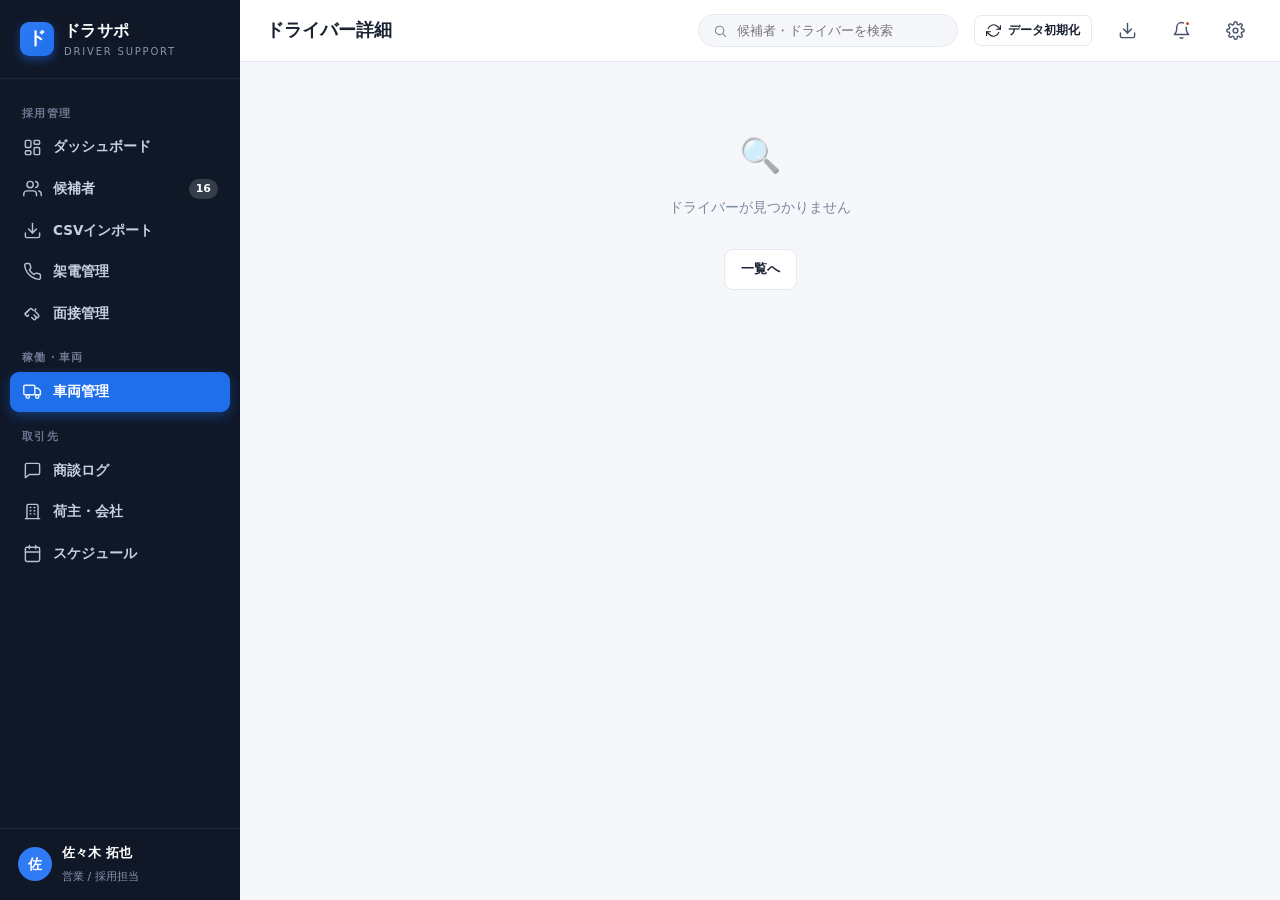
<file: driver-detail.html>
<!doctype html>
<html lang="ja">
<head>
<meta charset="utf-8">
<meta name="viewport" content="width=device-width, initial-scale=1">
<title>ドライバー詳細｜ドラサポ</title>
<link rel="stylesheet" href="assets/css/style.css">
</head>
<body>
<div class="layout">
  <aside id="sidebar"></aside>
  <div class="main">
    <header id="topbar"></header>
    <div class="content" id="content"></div>
  </div>
</div>

<script src="assets/js/data.js"></script>
<script src="assets/js/app.js"></script>
<script>
  Shell.init("fleet", { title: "ドライバー詳細" });
  const db = DB.get();
  const id = UI.qp("id");
  let d = db.drivers.find(x => x.id === id);
  const content = document.getElementById("content");
  const logs = [];
  d ? render() : content.innerHTML = `<div class="empty"><div class="ico">🔍</div><p>ドライバーが見つかりません</p><a class="btn mt-16" href="drivers.html">一覧へ</a></div>`;

  function persist(){ DB.save(db); }

  function render() {
    const co = DB.company(db, d.company);
    const sh = DB.shipper(db, co.shipper);
    const veh = d.vehicle ? DB.vehicle(db, d.vehicle) : null;
    const steps = [
      { k:"contract", l:"契約", done:!!d.contractedAt, date:d.contractedAt },
      { k:"delivery", l:"納車", done:d.delivered, date:d.deliveryDate },
      { k:"training", l:"研修", done:d.trainingDone || !d.trainingDate, date:d.trainingDate || "不要" },
      { k:"active",   l:"稼働", done:d.status==="active", date:d.startDate },
    ];
    const curStep = steps.findIndex(s => !s.done);

    content.innerHTML = `
      <div class="breadcrumb"><a href="vehicles.html">車両管理</a> › <a href="drivers.html">採用ドライバー</a> › ${d.name}</div>
      <div class="page-head">
        <div class="person">${UI.avatar(d.name)}
          <div><h1 style="margin:0">${d.name} <span class="muted" style="font-size:14px;font-weight:600">${d.age}歳</span></h1>
          <p style="margin:0">${co.name}・${d.exp?'経験者':'未経験'}</p></div></div>
        <div class="page-head__actions">
          ${UI.driverBadge(d.status)}
          ${d.status==="paused" || d.status==="left" ? "" :
            `<button class="btn btn--danger" onclick="openCancel()">解除申請を登録</button>`}
        </div>
      </div>

      <!-- flow -->
      <div class="card" style="padding:20px;margin-bottom:16px">
        <div class="between mb-16"><h3 style="margin:0">稼働フロー</h3>
          ${nextAction()}</div>
        <div class="stepper">
          ${steps.map((s,i)=>{
            const cls = s.done ? "done" : i===curStep ? "current" : "";
            return `<div class="step ${cls}"><span class="num">${s.done?'✓':i+1}</span>
              <span class="lbl">${s.l}<br><span class="muted small" style="font-weight:500">${s.date||'—'}</span></span></div>`;
          }).join("")}
        </div>
        ${d.cancelEffectiveAt ? `<div class="chip" style="background:var(--danger-soft);border-color:#f3c2bd;color:var(--danger);margin-top:16px">
          ⚠️ 解除申請日：${d.cancelAt} ／ 契約終了日（2ヶ月後）：<b>${d.cancelEffectiveAt}</b></div>` : ""}
      </div>

      <div class="grid" style="grid-template-columns:1.5fr 1fr;gap:16px;align-items:start">
        <div class="grid" style="gap:16px">
          <div class="card">
            <div class="card__head"><h3>🕒 稼働ログ</h3></div>
            <div class="card__body" id="tl"></div>
          </div>
        </div>
        <div class="grid" style="gap:16px">
          <div class="card">
            <div class="card__head"><h3>基本情報</h3></div>
            <div class="card__body"><dl class="dl">
              <dt>電話番号</dt><dd>${d.tel||"—"}</dd>
              <dt>荷主</dt><dd><span class="ctag"><span class="swatch" style="background:${sh.color}"></span>${sh.name}</span></dd>
              <dt>会社</dt><dd><span class="ctag"><span class="swatch" style="background:${co.color}"></span>${co.name}</span></dd>
              <dt>契約形態</dt><dd>業務委託</dd>
              <dt>契約日</dt><dd>${d.contractedAt||"—"}</dd>
              <dt>経験</dt><dd>${d.exp?'<span class="chip chip--brand">経験者</span>':'<span class="chip">未経験</span>'}</dd>
            </dl></div>
          </div>
          <div class="card">
            <div class="card__head"><h3>担当車両</h3>${!veh && d.status!=="left" ? `<button class="btn btn--sm" onclick="assignVeh()">割当</button>`:``}</div>
            <div class="card__body">
              ${veh ? `<dl class="dl">
                <dt>ナンバー</dt><dd>${veh.plate}</dd>
                <dt>車種</dt><dd>${veh.model}</dd>
                <dt>リース元</dt><dd>${veh.lessor}</dd>
                <dt></dt><dd><a class="btn btn--sm" href="vehicle-detail.html?id=${veh.id}">車両詳細 →</a></dd>
              </dl>` : `<div class="empty small">車両が未割当です</div>`}
            </div>
          </div>
        </div>
      </div>
    `;
    renderTl();
  }

  function nextAction() {
    if (d.status === "waiting") return `<button class="btn btn--sm btn--primary" onclick="markDelivered()">🚚 納車済にする</button>`;
    if (d.status === "delivered") return d.trainingDate
      ? `<button class="btn btn--sm btn--primary" onclick="markTraining()">📘 研修を実施</button>`
      : `<button class="btn btn--sm btn--primary" onclick="markActive()">▶️ 稼働開始</button>`;
    if (d.status === "training") return `<button class="btn btn--sm btn--primary" onclick="markActive()">▶️ 稼働開始</button>`;
    return "";
  }

  function renderTl() {
    const items = [];
    if (d.contractedAt) items.push({ dot:"", h:"契約締結（業務委託）", m:d.contractedAt });
    if (d.deliveryDate) items.push({ dot: d.delivered?"ok":"warn", h: d.delivered?"納車完了":"納車予定", m:d.deliveryDate });
    if (d.trainingDate) items.push({ dot: d.trainingDone?"ok":"warn", h: d.trainingDone?"研修完了":"研修予定", m:d.trainingDate });
    if (d.startDate) items.push({ dot: d.status==="active"?"ok":"gray", h: d.status==="active"?"稼働開始":"稼働予定", m:d.startDate });
    if (d.cancelAt) items.push({ dot:"danger", h:"解除申請を受付（2ヶ月前宣言）", m:d.cancelAt });
    if (d.cancelEffectiveAt) items.push({ dot:"danger", h:"契約終了予定日", m:d.cancelEffectiveAt });
    logs.forEach(l => items.push(l));
    items.sort((a,b)=> (a.m||"").localeCompare(b.m||""));
    document.getElementById("tl").innerHTML = `<div class="timeline">` + items.map(i=>
      `<div class="tl-item"><span class="tl-dot ${i.dot}"></span><h4>${i.h}</h4><div class="tl-meta">${i.m}${i.by?' ・ '+i.by:''}</div>${i.body?`<div class="tl-body">${i.body}</div>`:''}</div>`).join("") + `</div>`;
  }

  // actions
  window.markDelivered = function() { d.delivered = true; d.status = "delivered"; logs.push({dot:"ok",h:"納車ステータスを更新",m:"2026-07-15",by:"佐々木"}); persist(); render(); Toast.show("納車済に更新しました"); };
  window.markTraining = function() { d.trainingDone = true; d.status = "training"; logs.push({dot:"ok",h:"研修を実施",m:"2026-07-15",by:"佐々木"}); persist(); render(); Toast.show("研修中に更新しました"); };
  window.markActive = function() { d.status = "active"; d.trainingDone = true; d.startDate = d.startDate || "2026-07-15"; logs.push({dot:"ok",h:"稼働を開始",m:"2026-07-15",by:"佐々木"}); persist(); render(); Toast.show("稼働開始しました","ok"); };

  window.assignVeh = function() {
    const idle = db.vehicles.filter(v => v.status==="idle");
    Modal.open(`
      <div class="modal__head"><h3>車両を割当</h3><span class="close" data-close>×</span></div>
      <div class="modal__body">
        ${idle.length ? `<label class="fld"><span>空き車両</span><select class="input" id="v">
          ${idle.map(v=>`<option value="${v.id}">${v.plate}（${v.model}）</option>`).join("")}</select></label>`
          : `<div class="empty small">現在、空き車両がありません。車両管理で空き・修理状況を確認してください。</div>`}
      </div>
      <div class="modal__foot"><button class="btn" data-close>キャンセル</button>${idle.length?`<button class="btn btn--primary" onclick="saveVeh()">割当てる</button>`:``}</div>
    `);
  };
  window.saveVeh = function() {
    const vid = document.getElementById("v").value;
    const v = DB.vehicle(db, vid);
    v.status = "active"; v.driver = d.id; d.vehicle = vid;
    if (!v.logs) v.logs = [];
    v.logs.push({ at:"2026-07-15", dot:"ok", h:"ドライバーへ貸与・稼働開始", body:d.name, by:"佐々木" });
    logs.push({dot:"ok",h:"車両を割当",m:"2026-07-15",body:v.plate}); persist(); render(); Toast.show("車両を割当てました");
  };

  window.openCancel = function() {
    Modal.open(`
      <div class="modal__head"><h3>解除申請を登録</h3><span class="close" data-close>×</span></div>
      <div class="modal__body">
        <p class="muted mb-16">業務委託契約は2ヶ月前の解除宣言が必要です。申請日を入力すると、契約終了日（2ヶ月後）が自動計算されます。</p>
        <label class="fld mb-16"><span>解除申請日</span><input class="input" type="date" id="cq" value="2026-07-15"></label>
        <label class="fld"><span>理由・メモ</span><textarea class="input" id="cm" rows="3" placeholder="本人からの申し出内容など"></textarea></label>
      </div>
      <div class="modal__foot"><button class="btn" data-close>キャンセル</button><button class="btn btn--danger" onclick="saveCancel()">解除を登録</button></div>
    `);
  };
  window.saveCancel = function() {
    const q = document.getElementById("cq").value;
    const dt = new Date(q + "T00:00:00"); dt.setMonth(dt.getMonth()+2);
    const eff = dt.toISOString().slice(0,10);
    d.cancelAt = q; d.cancelEffectiveAt = eff; d.status = "paused";
    logs.push({dot:"danger",h:"解除申請を登録",m:q,body:document.getElementById("cm").value||"—"});
    persist(); Modal.close(); render(); Toast.show("解除申請を登録しました（終了日："+eff+"）","warn");
  };
</script>
</body>
</html>
</file>
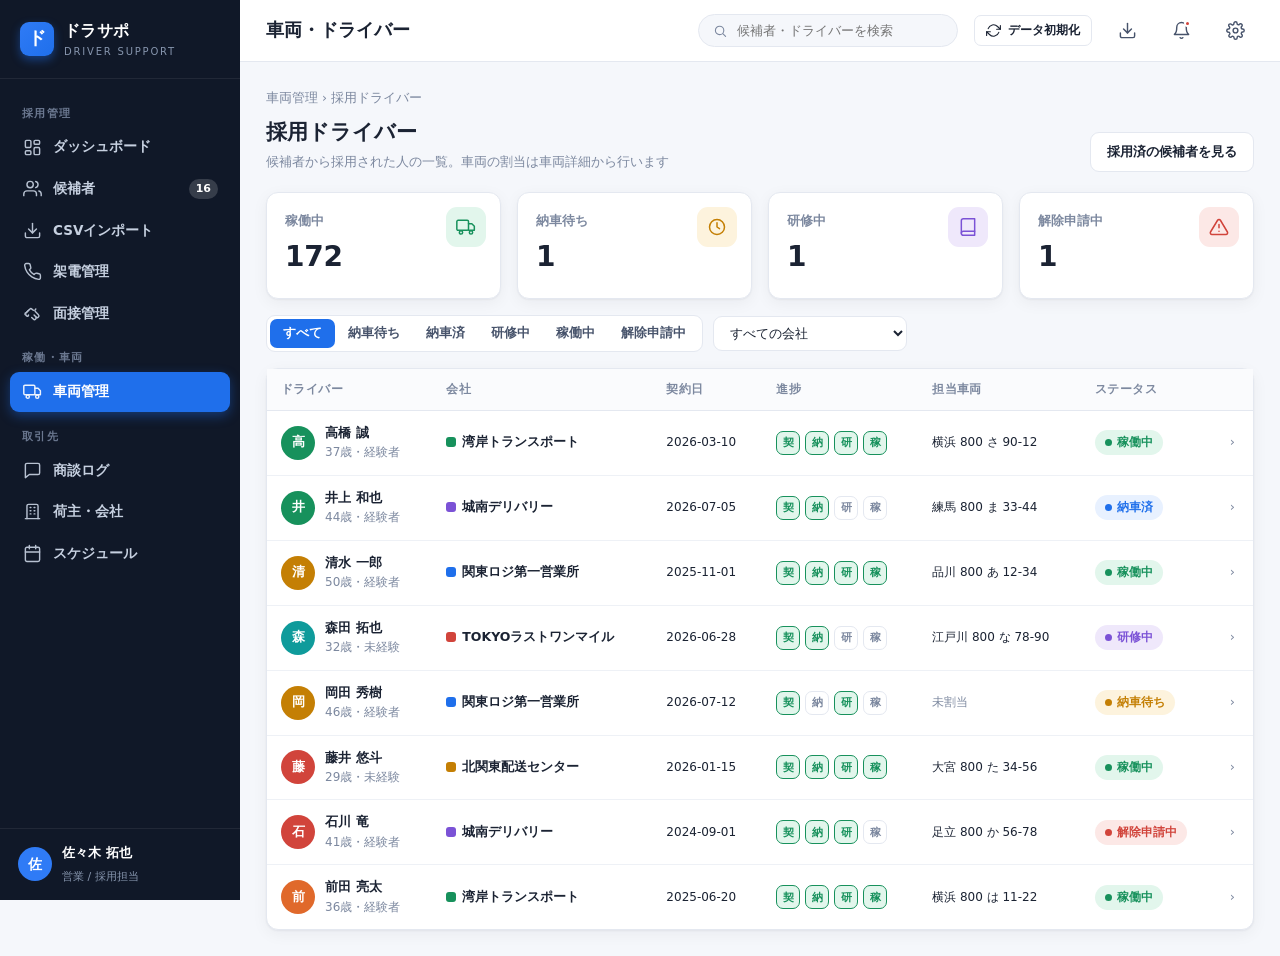
<file: drivers.html>
<!doctype html>
<html lang="ja">
<head>
<meta charset="utf-8">
<meta name="viewport" content="width=device-width, initial-scale=1">
<title>ドライバー管理｜ドラサポ</title>
<link rel="stylesheet" href="assets/css/style.css">
</head>
<body>
<div class="layout">
  <aside id="sidebar"></aside>
  <div class="main">
    <header id="topbar"></header>
    <div class="content">
      <div class="breadcrumb"><a href="vehicles.html">車両管理</a> › 採用ドライバー</div>
      <div class="page-head">
        <div>
          <h1>採用ドライバー</h1>
          <p>候補者から採用された人の一覧。車両の割当は車両詳細から行います</p>
        </div>
        <div class="page-head__actions">
          <a class="btn" href="candidates.html?status=contract">採用済の候補者を見る</a>
        </div>
      </div>

      <div class="grid grid--4 mb-16" id="drvKpi"></div>

      <div class="filters">
        <div class="seg" id="tab">
          <button data-t="all" class="is-active">すべて</button>
          <button data-t="waiting">納車待ち</button>
          <button data-t="delivered">納車済</button>
          <button data-t="training">研修中</button>
          <button data-t="active">稼働中</button>
          <button data-t="paused">解除申請中</button>
        </div>
        <select class="input" id="fCompany"><option value="all">すべての会社</option></select>
      </div>

      <div class="card">
        <div class="table-wrap">
          <table class="tbl">
            <thead><tr>
              <th>ドライバー</th><th>会社</th><th>契約日</th><th>進捗</th><th>担当車両</th><th>ステータス</th><th></th>
            </tr></thead>
            <tbody id="rows"></tbody>
          </table>
        </div>
      </div>
    </div>
  </div>
</div>

<script src="assets/js/data.js"></script>
<script src="assets/js/app.js"></script>
<script>
  Shell.init("fleet", { title: "車両・ドライバー" });
  const db = DB.get();
  let tab = "all", company = "all";
  const cSel = document.getElementById("fCompany");
  db.companies.forEach(co => cSel.insertAdjacentHTML("beforeend", `<option value="${co.id}">${co.name}</option>`));
  cSel.onchange = e => { company = e.target.value; render(); };
  document.querySelectorAll("#tab button").forEach(b => b.onclick = () => { tab = b.dataset.t; document.querySelectorAll("#tab button").forEach(x=>x.classList.toggle("is-active",x===b)); render(); });

  function miniSteps(d) {
    const steps = [
      { done: !!d.contractedAt, l:"契" },
      { done: d.delivered, l:"納" },
      { done: d.trainingDone || !d.trainingDate, l:"研" },
      { done: d.status==="active", l:"稼" },
    ];
    return `<span class="callstages">` + steps.map(s =>
      `<span class="callpill ${s.done?'done-ok':''}" style="width:24px;height:24px;font-size:11px">${s.l}</span>`).join("") + `</span>`;
  }

  function render() {
    const cnt = k => db.drivers.filter(d=>d.status===k).length;
    const kpi = [
      { l:"稼働中", v:cnt("active")+168, i:"truck", c:"ok" },
      { l:"納車待ち", v:cnt("waiting"), i:"clock", c:"warn" },
      { l:"研修中", v:cnt("training"), i:"book", c:"purple" },
      { l:"解除申請中", v:cnt("paused"), i:"alert", c:"danger" },
    ];
    document.getElementById("drvKpi").innerHTML = kpi.map(x=>`
      <div class="card kpi"><div class="kpi__icon" style="background:var(--${x.c}-soft);color:var(--${x.c})">${UI.icon(x.i,20)}</div>
      <div class="kpi__label">${x.l}</div><div class="kpi__value">${x.v}</div></div>`).join("");

    let list = db.drivers.filter(d => (tab==="all"||d.status===tab) && (company==="all"||d.company===company));
    document.getElementById("rows").innerHTML = list.length ? list.map(d => {
      const co = DB.company(db, d.company);
      const veh = d.vehicle ? DB.vehicle(db, d.vehicle) : null;
      return `<tr onclick="location.href='driver-detail.html?id=${d.id}'">
        <td><div class="person">${UI.avatar(d.name)}
          <div><div class="cell-main">${d.name}</div><div class="cell-sub">${d.age}歳・${d.exp?'経験者':'未経験'}</div></div></div></td>
        <td><span class="ctag"><span class="swatch" style="background:${co.color}"></span>${co.name}</span></td>
        <td class="small">${d.contractedAt}</td>
        <td>${miniSteps(d)}</td>
        <td class="small">${veh ? veh.plate : '<span class="muted">未割当</span>'}</td>
        <td>${UI.driverBadge(d.status)}</td>
        <td class="muted">›</td>
      </tr>`;
    }).join("") : `<tr><td colspan="7"><div class="empty"><div class="ico">🚚</div><p>該当するドライバーがいません</p></div></td></tr>`;
  }

  render();
</script>
</body>
</html>
</file>
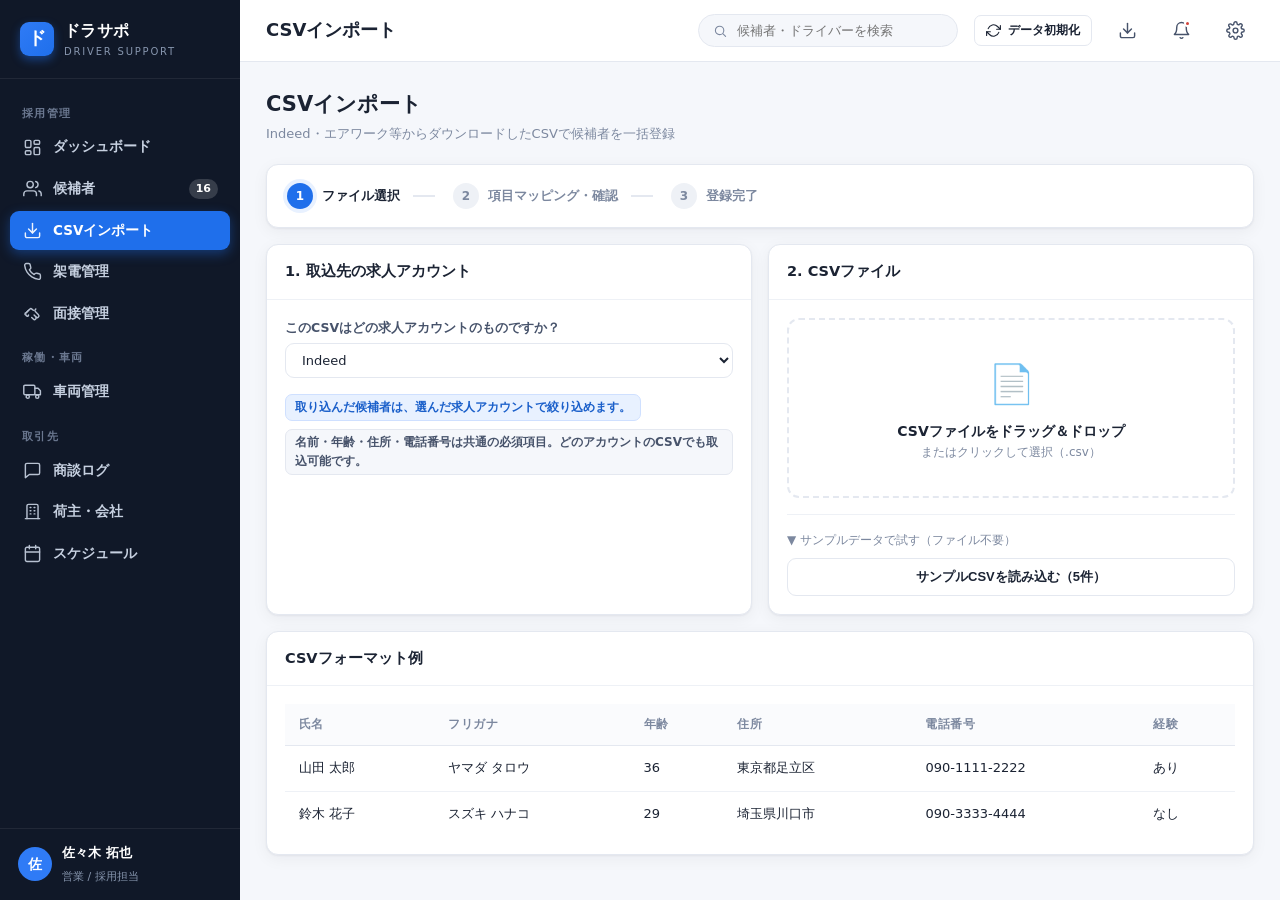
<file: import.html>
<!doctype html>
<html lang="ja">
<head>
<meta charset="utf-8">
<meta name="viewport" content="width=device-width, initial-scale=1">
<title>CSVインポート｜ドラサポ</title>
<link rel="stylesheet" href="assets/css/style.css">
</head>
<body>
<div class="layout">
  <aside id="sidebar"></aside>
  <div class="main">
    <header id="topbar"></header>
    <div class="content">
      <div class="page-head">
        <div>
          <h1>CSVインポート</h1>
          <p>Indeed・エアワーク等からダウンロードしたCSVで候補者を一括登録</p>
        </div>
      </div>

      <!-- step indicator -->
      <div class="card" style="padding:18px 20px;margin-bottom:16px">
        <div class="stepper" id="stepper">
          <div class="step current"><span class="num">1</span><span class="lbl">ファイル選択</span></div>
          <div class="step"><span class="num">2</span><span class="lbl">項目マッピング・確認</span></div>
          <div class="step"><span class="num">3</span><span class="lbl">登録完了</span></div>
        </div>
      </div>

      <!-- STEP 1 -->
      <div id="s1">
        <div class="grid grid--2">
          <div class="card">
            <div class="card__head"><h3>1. 取込先の求人アカウント</h3></div>
            <div class="card__body">
              <label class="fld"><span>このCSVはどの求人アカウントのものですか？</span>
                <select class="input" id="impCo" style="width:100%"></select></label>
              <div class="chip chip--brand mt-16">取り込んだ候補者は、選んだ求人アカウントで絞り込めます。</div>
              <div class="chip mt-8">名前・年齢・住所・電話番号は共通の必須項目。どのアカウントのCSVでも取込可能です。</div>
            </div>
          </div>
          <div class="card">
            <div class="card__head"><h3>2. CSVファイル</h3></div>
            <div class="card__body">
              <div id="drop" style="border:2px dashed var(--line);border-radius:12px;padding:34px;text-align:center;cursor:pointer;transition:.15s">
                <div style="font-size:38px">📄</div>
                <div style="font-weight:700;margin-top:6px">CSVファイルをドラッグ＆ドロップ</div>
                <div class="muted small">またはクリックして選択（.csv）</div>
                <input type="file" id="file" accept=".csv" hidden>
              </div>
              <div class="divider"></div>
              <div class="muted small mb-8">▼ サンプルデータで試す（ファイル不要）</div>
              <button class="btn btn--block" onclick="loadSample()">サンプルCSVを読み込む（5件）</button>
            </div>
          </div>
        </div>
        <div class="card mt-16">
          <div class="card__head"><h3>CSVフォーマット例</h3></div>
          <div class="card__body">
            <div class="table-wrap"><table class="tbl">
              <thead><tr><th>氏名</th><th>フリガナ</th><th>年齢</th><th>住所</th><th>電話番号</th><th>経験</th></tr></thead>
              <tbody>
                <tr><td>山田 太郎</td><td>ヤマダ タロウ</td><td>36</td><td>東京都足立区</td><td>090-1111-2222</td><td>あり</td></tr>
                <tr><td>鈴木 花子</td><td>スズキ ハナコ</td><td>29</td><td>埼玉県川口市</td><td>090-3333-4444</td><td>なし</td></tr>
              </tbody>
            </table></div>
          </div>
        </div>
      </div>

      <!-- STEP 2 -->
      <div id="s2" style="display:none">
        <div class="card">
          <div class="card__head"><h3>取込プレビュー</h3><span class="muted small" id="prevCount" style="margin-left:auto"></span></div>
          <div class="card__body">
            <div class="row mb-16 wrap">
              <span class="chip">求人アカウント：<b id="pvCo">—</b></span>
              <span class="badge badge--ok"><span class="dot"></span>必須項目マッチOK</span>
            </div>
            <div class="table-wrap"><table class="tbl">
              <thead><tr><th>取込</th><th>氏名</th><th>フリガナ</th><th>年齢</th><th>住所</th><th>電話番号</th><th>経験</th></tr></thead>
              <tbody id="prevRows"></tbody>
            </table></div>
          </div>
        </div>
        <div class="row mt-16" style="justify-content:flex-end;gap:10px">
          <button class="btn" onclick="backTo1()">← 戻る</button>
          <button class="btn btn--primary" onclick="doImport()">✓ 選択した候補者を登録</button>
        </div>
      </div>

      <!-- STEP 3 -->
      <div id="s3" style="display:none">
        <div class="card"><div class="card__body" style="text-align:center;padding:48px">
          <div style="font-size:54px">🎉</div>
          <h2 style="margin:10px 0 4px" id="doneMsg">登録完了</h2>
          <p class="muted" id="doneSub"></p>
          <div class="row" style="justify-content:center;gap:10px" class="mt-16">
            <a class="btn btn--primary" href="candidates.html">候補者一覧を見る</a>
            <button class="btn" onclick="backTo1()">続けて取込む</button>
          </div>
        </div></div>
      </div>
    </div>
  </div>
</div>

<script src="assets/js/data.js"></script>
<script src="assets/js/app.js"></script>
<script>
  Shell.init("import", { title: "CSVインポート" });
  const db = DB.get();
  const coSel = document.getElementById("impCo");
  DB.accounts.forEach(a => coSel.insertAdjacentHTML("beforeend", `<option value="${a}">${a}</option>`));

  let parsed = [];

  const sample = [
    ["中込 大地","ナカゴメ ダイチ",33,"東京都足立区","090-8811-2233","あり"],
    ["大西 涼","オオニシ リョウ",27,"埼玉県草加市","090-7722-3344","なし"],
    ["福田 健","フクダ ケン",45,"千葉県柏市","090-6633-4455","あり"],
    ["新井 翔太","アライ ショウタ",30,"東京都江戸川区","090-5544-5566","なし"],
    ["宮本 和也","ミヤモト カズヤ",38,"神奈川県川崎市","090-4455-6677","あり"],
  ];

  const drop = document.getElementById("drop");
  const fileInput = document.getElementById("file");
  drop.onclick = () => fileInput.click();
  drop.ondragover = e => { e.preventDefault(); drop.style.borderColor = "var(--brand)"; drop.style.background = "var(--brand-soft)"; };
  drop.ondragleave = () => { drop.style.borderColor = "var(--line)"; drop.style.background = ""; };
  drop.ondrop = e => { e.preventDefault(); drop.style.borderColor="var(--line)"; drop.style.background=""; if (e.dataTransfer.files[0]) readFile(e.dataTransfer.files[0]); };
  fileInput.onchange = e => { if (e.target.files[0]) readFile(e.target.files[0]); };

  function readFile(f) {
    const r = new FileReader();
    r.onload = () => {
      const rows = r.result.split(/\r?\n/).filter(x => x.trim()).map(l => l.split(","));
      // drop header if it looks like one
      if (rows[0] && /氏名|name|名前/i.test(rows[0][0])) rows.shift();
      parsed = rows.map(cols => cols.map(x => x.trim()));
      if (!parsed.length) { Toast.show("データが見つかりませんでした","warn"); return; }
      goPreview();
    };
    r.readAsText(f, "UTF-8");
  }
  window.loadSample = function() { parsed = sample.map(x => x.map(String)); goPreview(); };

  function goPreview() {
    document.getElementById("pvCo").textContent = coSel.value;
    document.getElementById("prevCount").textContent = `${parsed.length} 件を検出`;
    document.getElementById("prevRows").innerHTML = parsed.map((r,i) => `
      <tr>
        <td><input type="checkbox" checked data-i="${i}"></td>
        <td class="cell-main">${r[0]||"—"}</td><td class="small">${r[1]||"—"}</td>
        <td>${r[2]||"—"}歳</td><td class="small">${r[3]||"—"}</td><td class="small">${r[4]||"—"}</td>
        <td>${/あり|経験|true/i.test(r[5]||"") ? '<span class="chip chip--brand">経験者</span>' : '<span class="chip">未経験</span>'}</td>
      </tr>`).join("");
    setStep(2);
  }

  window.doImport = function() {
    const checks = [...document.querySelectorAll("#prevRows input[type=checkbox]")];
    const acc = coSel.value;   // 求人アカウント＝媒体
    let n = 0;
    checks.forEach(ch => {
      if (!ch.checked) return;
      const r = parsed[+ch.dataset.i];
      db.candidates.unshift({
        id:"cand_"+Math.random().toString(36).slice(2,8),
        name:r[0]||"", kana:r[1]||"", age:+r[2]||0, area:r[3]||"", tel:r[4]||"",
        exp:/あり|経験|true/i.test(r[5]||""), company:null, source:acc, status:"new", calls:[],
        appliedAt:"2026-07-15", note:"", interview:null
      });
      n++;
    });
    DB.save(db);
    document.getElementById("doneMsg").textContent = `${n}名の候補者を登録しました`;
    document.getElementById("doneSub").textContent = `求人アカウント「${acc}」に取り込みました。架電を開始できます。`;
    setStep(3);
  };

  window.backTo1 = function() { setStep(1); };
  function setStep(n) {
    ["s1","s2","s3"].forEach((id,i)=> document.getElementById(id).style.display = (i===n-1)?"":"none");
    const steps = document.querySelectorAll("#stepper .step");
    steps.forEach((s,i)=>{ s.className = "step" + (i < n-1 ? " done" : i === n-1 ? " current" : ""); s.querySelector(".num").textContent = i<n-1?"✓":i+1; });
    window.scrollTo(0,0);
  }
</script>
</body>
</html>
</file>
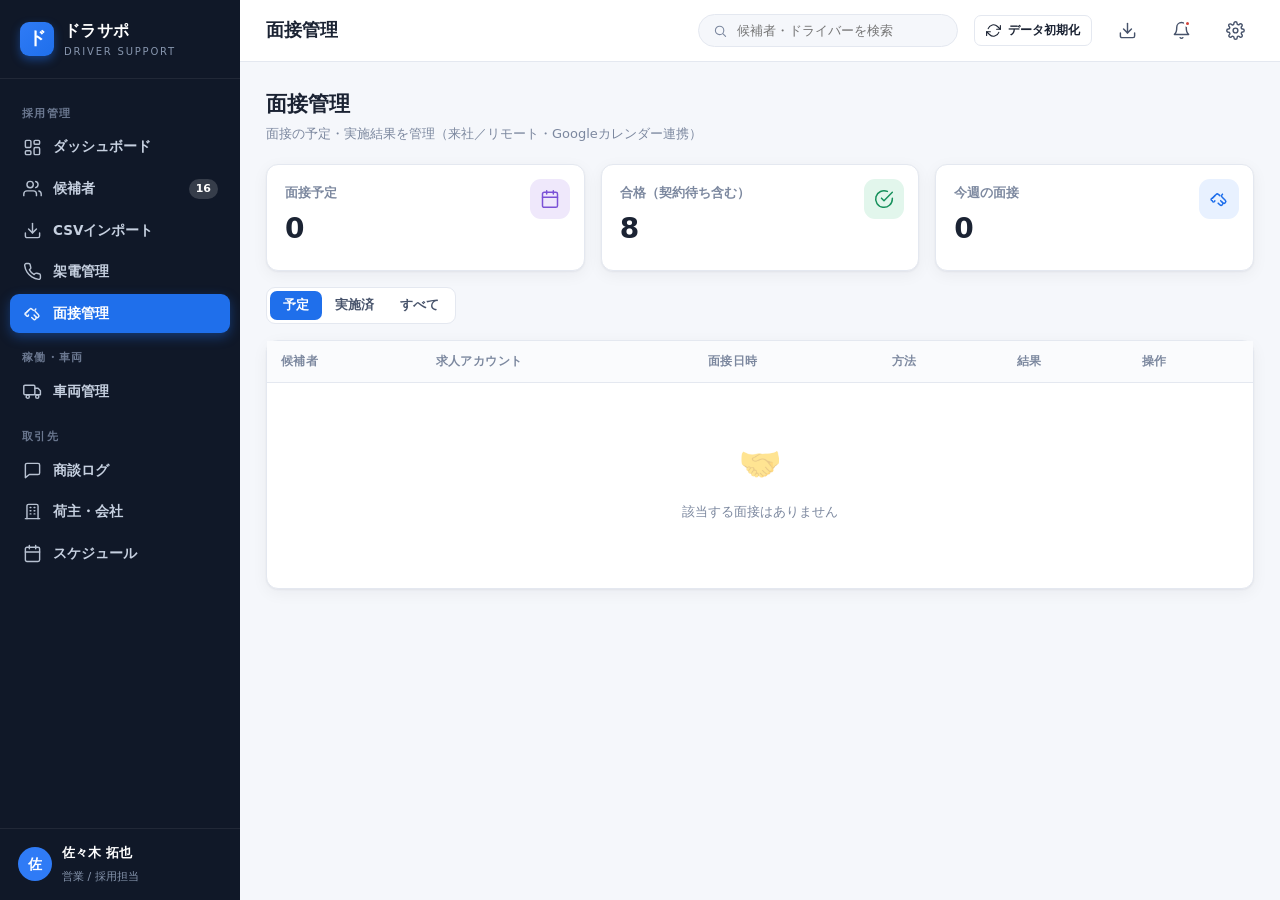
<file: interviews.html>
<!doctype html>
<html lang="ja">
<head>
<meta charset="utf-8">
<meta name="viewport" content="width=device-width, initial-scale=1">
<title>面接管理｜ドラサポ</title>
<link rel="stylesheet" href="assets/css/style.css">
</head>
<body>
<div class="layout">
  <aside id="sidebar"></aside>
  <div class="main">
    <header id="topbar"></header>
    <div class="content">
      <div class="page-head">
        <div>
          <h1>面接管理</h1>
          <p>面接の予定・実施結果を管理（来社／リモート・Googleカレンダー連携）</p>
        </div>
      </div>

      <div class="grid grid--3 mb-16" id="ivKpi"></div>

      <div class="filters">
        <div class="seg" id="tab">
          <button data-t="upcoming" class="is-active">予定</button>
          <button data-t="done">実施済</button>
          <button data-t="all">すべて</button>
        </div>
      </div>

      <div class="card">
        <div class="table-wrap">
          <table class="tbl">
            <thead><tr>
              <th>候補者</th><th>求人アカウント</th><th>面接日時</th><th>方法</th><th>結果</th><th>操作</th>
            </tr></thead>
            <tbody id="rows"></tbody>
          </table>
        </div>
      </div>
    </div>
  </div>
</div>

<script src="assets/js/data.js"></script>
<script src="assets/js/app.js"></script>
<script>
  Shell.init("interviews", { title: "面接管理" });
  const db = DB.get();
  let tab = "upcoming";
  document.querySelectorAll("#tab button").forEach(b => b.onclick = () => { tab = b.dataset.t; document.querySelectorAll("#tab button").forEach(x=>x.classList.toggle("is-active",x===b)); render(); });

  function withIv() { return db.candidates.filter(c => c.interview); }

  function render() {
    const all = withIv();
    const upcoming = all.filter(c => !c.interview.result);
    const done = all.filter(c => c.interview.result);
    const k = [
      { l:"面接予定", v:upcoming.length, i:"calendar", c:"purple" },
      { l:"合格（契約待ち含む）", v:all.filter(c=>c.interview.result==="pass").length + db.drivers.length, i:"check", c:"ok" },
      { l:"今週の面接", v:upcoming.length, i:"handshake", c:"info" },
    ];
    document.getElementById("ivKpi").innerHTML = k.map(x=>`
      <div class="card kpi"><div class="kpi__icon" style="background:var(--${x.c}-soft);color:var(--${x.c})">${UI.icon(x.i,20)}</div>
      <div class="kpi__label">${x.l}</div><div class="kpi__value">${x.v}</div></div>`).join("");

    let list = tab==="upcoming" ? upcoming : tab==="done" ? done : all;
    list = list.sort((a,b)=> (a.interview.date+a.interview.time).localeCompare(b.interview.date+b.interview.time));

    document.getElementById("rows").innerHTML = list.length ? list.map(c => {
      const iv = c.interview;
      return `<tr>
        <td onclick="location.href='candidate-detail.html?id=${c.id}'"><div class="person">${UI.avatar(c.name)}
          <div><div class="cell-main">${c.name}</div><div class="cell-sub">${c.age}歳・${c.exp?'経験者':'未経験'}</div></div></div></td>
        <td>${UI.accountTag(c.source)}</td>
        <td><b>${iv.date}</b> <span class="muted">${iv.time}</span></td>
        <td>${iv.mode==="来社"?UI.badge("info","来社"):UI.badge("purple","リモート")}</td>
        <td>${iv.result ? (iv.result==="pass"?UI.badge("ok","合格"):UI.badge("danger","不合格")) : UI.badge("gray","結果待ち")}</td>
        <td>${!iv.result
          ? `<button class="btn btn--sm btn--primary" onclick="res('${c.id}')">結果を記録</button>`
          : iv.result==="pass" && c.status!=="contract"
          ? `<a class="btn btn--sm" href="candidate-detail.html?id=${c.id}">契約へ →</a>`
          : `<a class="btn btn--sm" href="candidate-detail.html?id=${c.id}">詳細</a>`}</td>
      </tr>`;
    }).join("") : `<tr><td colspan="6"><div class="empty"><div class="ico">🤝</div><p>該当する面接はありません</p></div></td></tr>`;
  }

  window.res = function(cid) {
    const c = db.candidates.find(x=>x.id===cid);
    Modal.open(`
      <div class="modal__head"><h3>${c.name}｜面接結果</h3><span class="close" data-close>×</span></div>
      <div class="modal__body">
        <div class="row mb-16"><span class="chip">${c.interview.date} ${c.interview.time}</span><span class="chip">${c.interview.mode}</span></div>
        <label class="fld mb-16"><span>結果</span>
          <select class="input" id="r"><option value="pass">合格（契約へ）</option><option value="fail">不合格（見送り）</option></select></label>
        <label class="fld"><span>所感</span><textarea class="input" id="m" rows="3"></textarea></label>
      </div>
      <div class="modal__foot"><button class="btn" data-close>キャンセル</button><button class="btn btn--primary" onclick="saveRes('${cid}')">記録する</button></div>
    `);
  };
  window.saveRes = function(cid) {
    const c = db.candidates.find(x=>x.id===cid);
    const r = document.getElementById("r").value;
    c.interview.result = r; c.interview.memo = document.getElementById("m").value;
    c.status = r==="pass" ? "interviewed" : "ng";
    DB.save(db); Modal.close(); render();
    Toast.show(r==="pass"?"合格を記録しました":"見送りにしました", r==="pass"?"ok":"warn");
  };

  render();
</script>
</body>
</html>
</file>
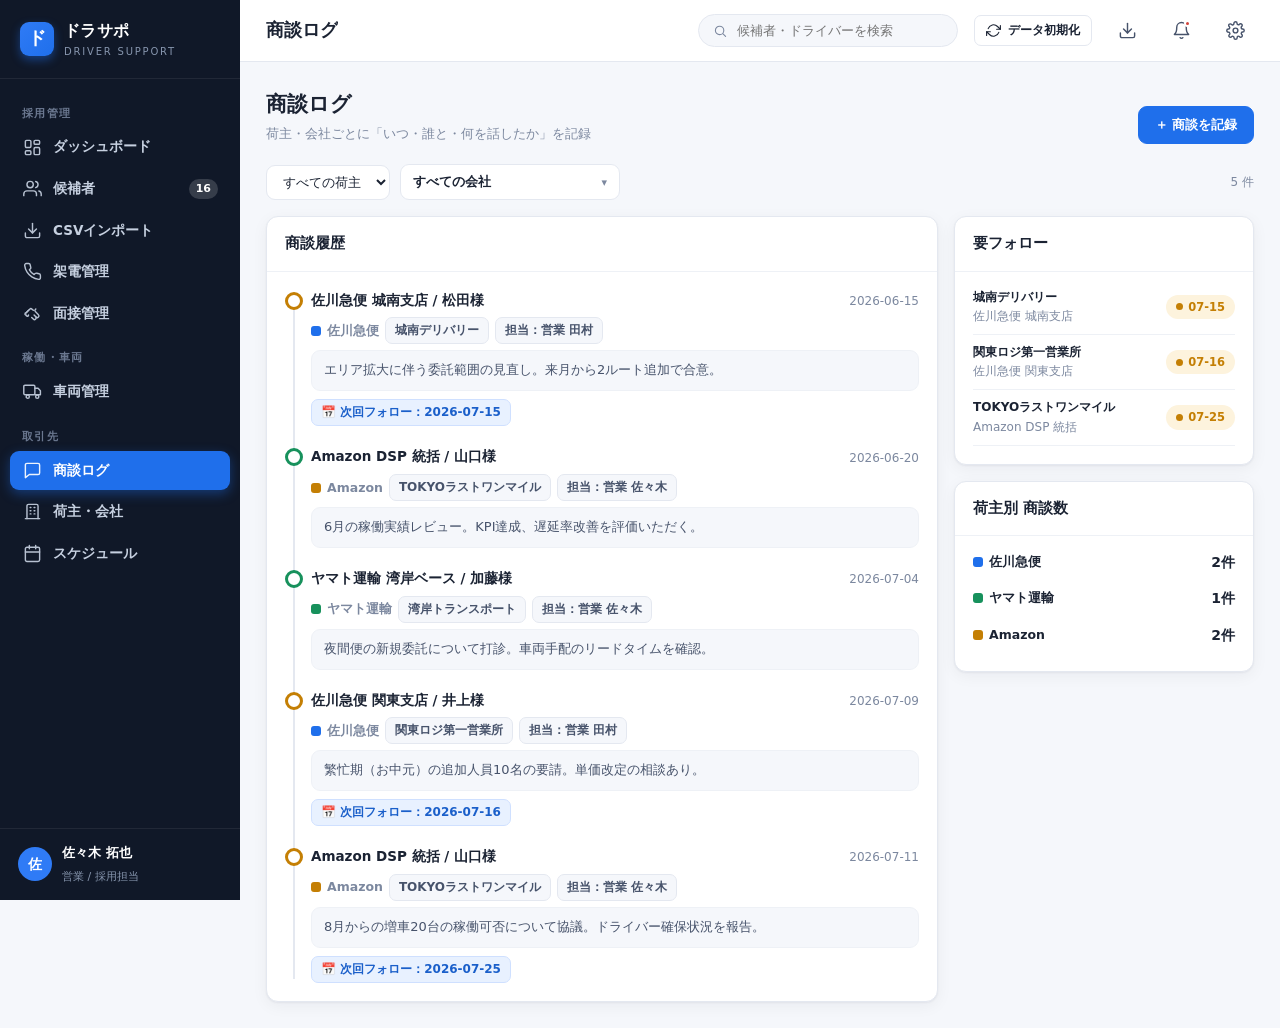
<file: negotiations.html>
<!doctype html>
<html lang="ja">
<head>
<meta charset="utf-8">
<meta name="viewport" content="width=device-width, initial-scale=1">
<title>商談ログ｜ドラサポ</title>
<link rel="stylesheet" href="assets/css/style.css">
</head>
<body>
<div class="layout">
  <aside id="sidebar"></aside>
  <div class="main">
    <header id="topbar"></header>
    <div class="content">
      <div class="page-head">
        <div>
          <h1>商談ログ</h1>
          <p>荷主・会社ごとに「いつ・誰と・何を話したか」を記録</p>
        </div>
        <div class="page-head__actions">
          <button class="btn btn--primary" onclick="openNew()">＋ 商談を記録</button>
        </div>
      </div>

      <div class="filters">
        <select class="input" id="fShipper"><option value="all">すべての荷主</option></select>
        <div id="fCompany"></div>
        <div class="row" style="margin-left:auto"><span class="muted small" id="count"></span></div>
      </div>

      <div class="grid" style="grid-template-columns: 1fr 300px; gap:16px; align-items:start">
        <div class="card">
          <div class="card__head"><h3>商談履歴</h3></div>
          <div class="card__body" id="list"></div>
        </div>
        <div class="grid" style="gap:16px">
          <div class="card">
            <div class="card__head"><h3>要フォロー</h3></div>
            <div class="card__body" id="follow" style="padding-top:8px"></div>
          </div>
          <div class="card">
            <div class="card__head"><h3>荷主別 商談数</h3></div>
            <div class="card__body" id="byShipper" style="padding-top:8px"></div>
          </div>
        </div>
      </div>
    </div>
  </div>
</div>

<script src="assets/js/data.js"></script>
<script src="assets/js/app.js"></script>
<script>
  Shell.init("negotiations", { title: "商談ログ" });
  const db = DB.get();
  let shipper = "all", company = "all";
  const shSel = document.getElementById("fShipper");
  db.shippers.forEach(s => shSel.insertAdjacentHTML("beforeend", `<option value="${s.id}">${s.name}</option>`));
  shSel.onchange = e => { shipper = e.target.value; render(); };

  // 会社フィルター（検索可能＋新規登録）
  function coItems() {
    return [{ value:"all", label:"すべての会社" }].concat(
      db.companies.map(c => ({ value:c.id, label:c.name, swatch:c.color })));
  }
  const coCombo = Combo.create(document.getElementById("fCompany"), {
    items: coItems(), value: "all", placeholder: "会社を選択",
    onChange: v => { company = v; render(); },
    addLabel: "新規会社を登録", onAdd: () => openNewCompany(),
  });

  function render() {
    let list = db.negotiations.filter(n => (shipper==="all"||n.shipper===shipper) && (company==="all"||n.company===company))
      .sort((a,b)=> a.date.localeCompare(b.date));
    document.getElementById("count").textContent = `${list.length} 件`;

    document.getElementById("list").innerHTML = list.length ? `<div class="timeline">` + list.map(n => {
      const co = DB.company(db, n.company), sh = DB.shipper(db, n.shipper);
      return `<div class="tl-item"><span class="tl-dot ${n.next?'warn':'ok'}"></span>
        <div class="between"><h4>${n.who}</h4><span class="muted small">${n.date}</span></div>
        <div class="tl-meta row wrap" style="gap:6px;margin:4px 0">
          <span class="ctag"><span class="swatch" style="background:${sh.color}"></span>${sh.name}</span>
          <span class="chip">${co.name}</span><span class="chip">担当：${n.owner}</span></div>
        <div class="tl-body">${n.topic}</div>
        ${n.next ? `<div class="chip chip--brand mt-8">📅 次回フォロー：${n.next}</div>` : ""}
      </div>`;
    }).join("") + `</div>` : `<div class="empty"><div class="ico">💬</div><p>商談履歴がありません</p></div>`;

    // follow
    const fl = db.negotiations.filter(n => n.next).sort((a,b)=>a.next.localeCompare(b.next));
    document.getElementById("follow").innerHTML = fl.length ? fl.map(n => {
      const co = DB.company(db, n.company);
      return `<div class="between" style="padding:8px 0;border-bottom:1px solid var(--line-2)">
        <div><div style="font-weight:700" class="small">${co.name}</div><div class="muted small">${n.who.split('/')[0]}</div></div>
        <span class="badge badge--warn"><span class="dot"></span>${n.next.replace('2026-','')}</span></div>`;
    }).join("") : `<div class="empty small">フォロー予定なし</div>`;

    // by shipper
    document.getElementById("byShipper").innerHTML = db.shippers.map(s => {
      const n = db.negotiations.filter(x=>x.shipper===s.id).length;
      return `<div class="between" style="padding:7px 0"><span class="ctag"><span class="swatch" style="background:${s.color}"></span>${s.name}</span><b>${n}件</b></div>`;
    }).join("");
  }

  window.openNew = function() {
    const shOpts = db.shippers.map(s=>`<option value="${s.id}">${s.name}</option>`).join("");
    const coOpts = db.companies.map(c=>`<option value="${c.id}">${c.name}</option>`).join("");
    Modal.open(`
      <div class="modal__head"><h3>商談を記録</h3><span class="close" data-close>×</span></div>
      <div class="modal__body"><div class="form-grid">
        <label class="fld"><span>荷主</span><select class="input" id="n_sh">${shOpts}</select></label>
        <label class="fld"><span>会社</span><select class="input" id="n_co">${coOpts}</select></label>
        <label class="fld"><span>日付</span><input class="input" type="date" id="n_date" value="2026-07-15"></label>
        <label class="fld"><span>担当</span><input class="input" id="n_owner" value="営業 佐々木"></label>
        <label class="fld span-2"><span>相手（誰と）</span><input class="input" id="n_who" placeholder="佐川急便 関東支店 / 井上様"></label>
        <label class="fld span-2"><span>内容（何を話したか）</span><textarea class="input" id="n_topic" rows="3"></textarea></label>
        <label class="fld span-2"><span>次回フォロー（任意）</span><input class="input" type="date" id="n_next"></label>
      </div></div>
      <div class="modal__foot"><button class="btn" data-close>キャンセル</button><button class="btn btn--primary" onclick="saveNew()">記録する</button></div>
    `);
  };
  window.saveNew = function() {
    const g = id => document.getElementById(id).value;
    if (!g("n_who")) { Toast.show("相手を入力してください","warn"); return; }
    db.negotiations.unshift({ id:"neg_"+Math.random().toString(36).slice(2,7), company:g("n_co"), shipper:g("n_sh"),
      date:g("n_date"), who:g("n_who"), topic:g("n_topic"), next:g("n_next")||null, owner:g("n_owner") });
    DB.save(db); Modal.close(); render(); Toast.show("商談を記録しました");
  };

  // ドロップダウンから新規会社を登録
  window.openNewCompany = function() {
    const shOpts = db.shippers.map(s=>`<option value="${s.id}">${s.name}</option>`).join("");
    Modal.open(`
      <div class="modal__head"><h3>新規会社を登録</h3><span class="close" data-close>×</span></div>
      <div class="modal__body"><div class="form-grid">
        <label class="fld span-2"><span>会社名</span><input class="input" id="nc_name" placeholder="◯◯運送 第一営業所"></label>
        <label class="fld span-2"><span>荷主</span><select class="input" id="nc_sh">${shOpts}</select></label>
      </div></div>
      <div class="modal__foot"><button class="btn" data-close>キャンセル</button><button class="btn btn--primary" onclick="saveNewCompany()">登録する</button></div>
    `);
  };
  window.saveNewCompany = function() {
    const g = id => document.getElementById(id).value;
    if (!g("nc_name")) { Toast.show("会社名を入力してください","warn"); return; }
    const palette = ["#1f6feb","#17915c","#c47f04","#7b52d6","#d1443b","#0f9b9b","#e0692b"];
    const co = { id:"co_"+Math.random().toString(36).slice(2,7), name:g("nc_name"), shipper:g("nc_sh"),
      color:palette[db.companies.length % palette.length], drivers:0, open:0 };
    db.companies.push(co);
    DB.save(db);
    coCombo.setItems(coItems());
    coCombo.setValue(co.id);   // 登録した会社で絞り込み
    Modal.close(); Toast.show("会社を登録しました");
  };

  render();
</script>
</body>
</html>
</file>
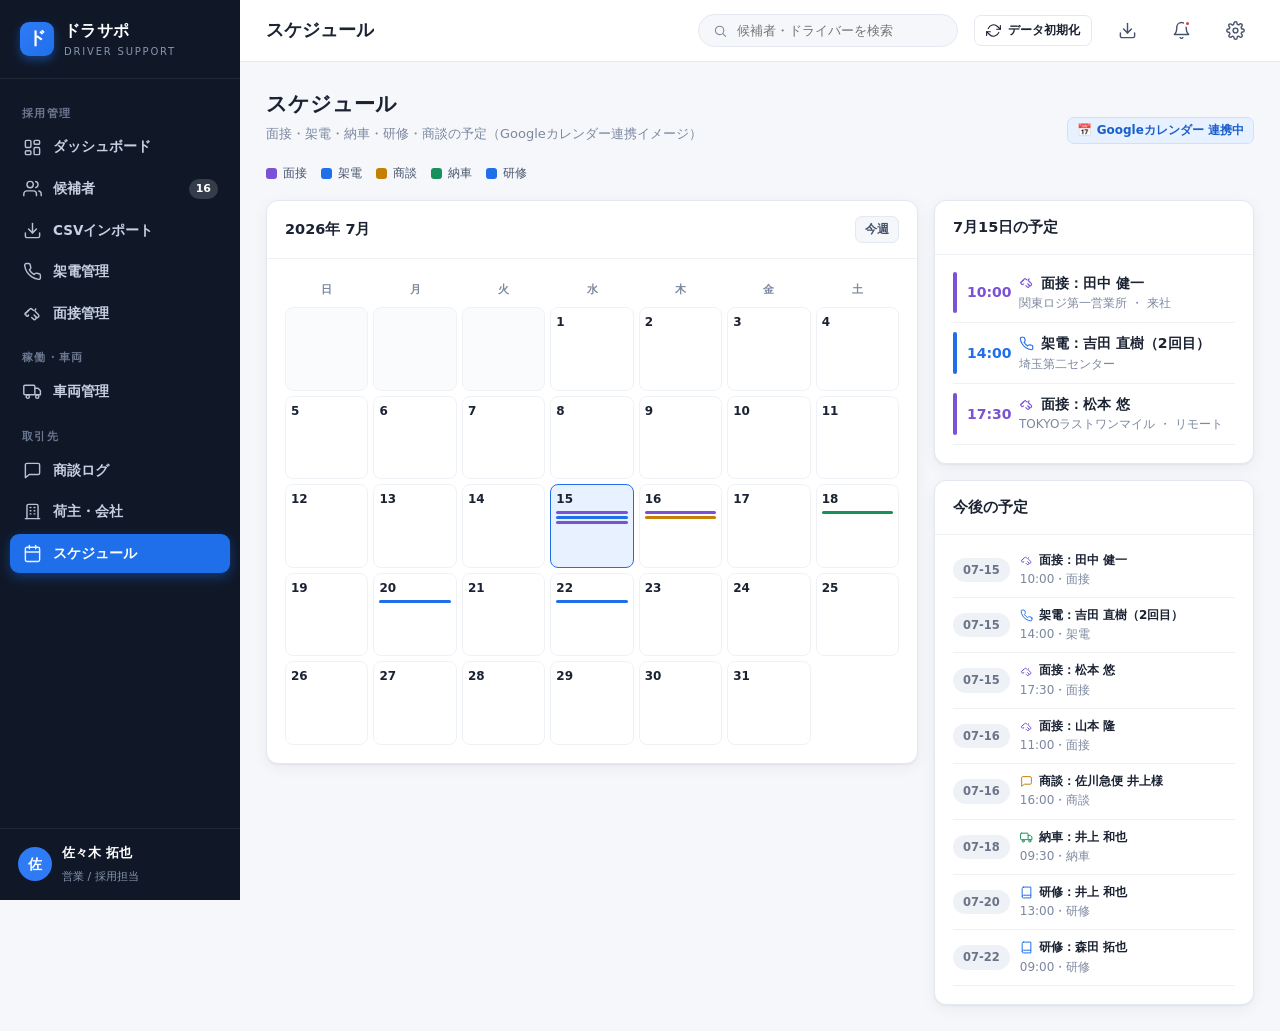
<file: schedule.html>
<!doctype html>
<html lang="ja">
<head>
<meta charset="utf-8">
<meta name="viewport" content="width=device-width, initial-scale=1">
<title>スケジュール｜ドラサポ</title>
<link rel="stylesheet" href="assets/css/style.css">
</head>
<body>
<div class="layout">
  <aside id="sidebar"></aside>
  <div class="main">
    <header id="topbar"></header>
    <div class="content">
      <div class="page-head">
        <div>
          <h1>スケジュール</h1>
          <p>面接・架電・納車・研修・商談の予定（Googleカレンダー連携イメージ）</p>
        </div>
        <div class="page-head__actions">
          <span class="chip chip--brand">📅 Googleカレンダー 連携中</span>
        </div>
      </div>

      <div class="legend mb-16">
        <span><i style="background:var(--purple)"></i>面接</span>
        <span><i style="background:var(--brand)"></i>架電</span>
        <span><i style="background:var(--warn)"></i>商談</span>
        <span><i style="background:var(--ok)"></i>納車</span>
        <span><i style="background:var(--info)"></i>研修</span>
      </div>

      <div class="grid" style="grid-template-columns: 1fr 320px; gap:16px; align-items:start">
        <div class="card">
          <div class="card__head">
            <h3 id="monTitle">2026年 7月</h3>
            <div class="row" style="margin-left:auto;gap:6px">
              <span class="chip">今週</span>
            </div>
          </div>
          <div class="card__body">
            <div class="mini-cal" id="cal"></div>
          </div>
        </div>

        <div class="grid" style="gap:16px">
          <div class="card">
            <div class="card__head"><h3 id="dayTitle">7月15日の予定</h3></div>
            <div class="card__body" id="dayEvents" style="padding-top:8px"></div>
          </div>
          <div class="card">
            <div class="card__head"><h3>今後の予定</h3></div>
            <div class="card__body" id="upcoming" style="padding-top:8px"></div>
          </div>
        </div>
      </div>
    </div>
  </div>
</div>

<script src="assets/js/data.js"></script>
<script src="assets/js/app.js"></script>
<script>
  Shell.init("schedule", { title: "スケジュール" });
  const db = DB.get();
  const today = "2026-07-15";
  let selected = today;

  const evColor = { interview:"var(--purple)", call:"var(--brand)", negotiation:"var(--warn)", delivery:"var(--ok)", training:"var(--info)" };
  const evIcon = { interview:"handshake", call:"phone", negotiation:"message", delivery:"truck", training:"book" };
  const evName = { interview:"面接", call:"架電", negotiation:"商談", delivery:"納車", training:"研修" };

  function eventsOn(date){ return db.schedule.filter(e=>e.date===date).sort((a,b)=>a.time.localeCompare(b.time)); }

  function renderCal() {
    // July 2026: 1st is Wednesday (0=Sun). Check: 2026-07-01
    const firstDow = new Date("2026-07-01T00:00:00").getDay();
    const daysInMonth = 31;
    const dows = ["日","月","火","水","木","金","土"];
    let html = dows.map(d=>`<div class="dow">${d}</div>`).join("");
    for (let i=0;i<firstDow;i++) html += `<div class="day muted"></div>`;
    for (let d=1; d<=daysInMonth; d++) {
      const date = `2026-07-${String(d).padStart(2,"0")}`;
      const evs = eventsOn(date);
      const isToday = date === today;
      const isSel = date === selected;
      const bars = evs.slice(0,3).map(e=>`<span style="display:block;height:3px;border-radius:2px;margin-top:2px;background:${evColor[e.type]}"></span>`).join("");
      html += `<div class="day ${isToday?'today':''}" style="cursor:pointer;${isSel&&!isToday?'border-color:var(--brand)':''}" onclick="select('${date}')">
        <div style="font-weight:${isToday?800:600}">${d}</div>${bars}
        ${evs.length>3?`<div style="font-size:9px;color:var(--ink-3)">+${evs.length-3}</div>`:''}</div>`;
    }
    document.getElementById("cal").innerHTML = html;
  }

  function renderDay() {
    const d = +selected.split("-")[2];
    document.getElementById("dayTitle").textContent = `7月${d}日の予定`;
    const evs = eventsOn(selected);
    document.getElementById("dayEvents").innerHTML = evs.length ? evs.map(e=>`
      <div class="row" style="padding:9px 0;border-bottom:1px solid var(--line-2);gap:10px">
        <div style="width:4px;align-self:stretch;border-radius:3px;background:${evColor[e.type]}"></div>
        <div style="width:42px;font-weight:800;color:${evColor[e.type]}">${e.time}</div>
        <div style="flex:1"><div class="row" style="font-weight:700;gap:7px"><span style="color:${evColor[e.type]}">${UI.icon(evIcon[e.type],15)}</span>${e.title}</div>
          <div class="muted small">${e.who}${e.mode?' ・ '+e.mode:''}</div></div>
      </div>`).join("") : `<div class="empty small">予定はありません</div>`;
  }

  function renderUpcoming() {
    const list = db.schedule.filter(e=>e.date>=today).sort((a,b)=>(a.date+a.time).localeCompare(b.date+b.time)).slice(0,8);
    document.getElementById("upcoming").innerHTML = list.map(e=>`
      <div class="row" style="padding:8px 0;border-bottom:1px solid var(--line-2);gap:10px">
        <span class="badge badge--gray" style="min-width:52px;justify-content:center">${e.date.replace('2026-','')}</span>
        <div style="flex:1"><div class="row small" style="font-weight:700;gap:6px"><span style="color:${evColor[e.type]}">${UI.icon(evIcon[e.type],13)}</span>${e.title}</div>
          <div class="muted small">${e.time}・${evName[e.type]}</div></div>
      </div>`).join("");
  }

  window.select = function(date){ selected = date; renderCal(); renderDay(); };

  renderCal(); renderDay(); renderUpcoming();
</script>
</body>
</html>
</file>
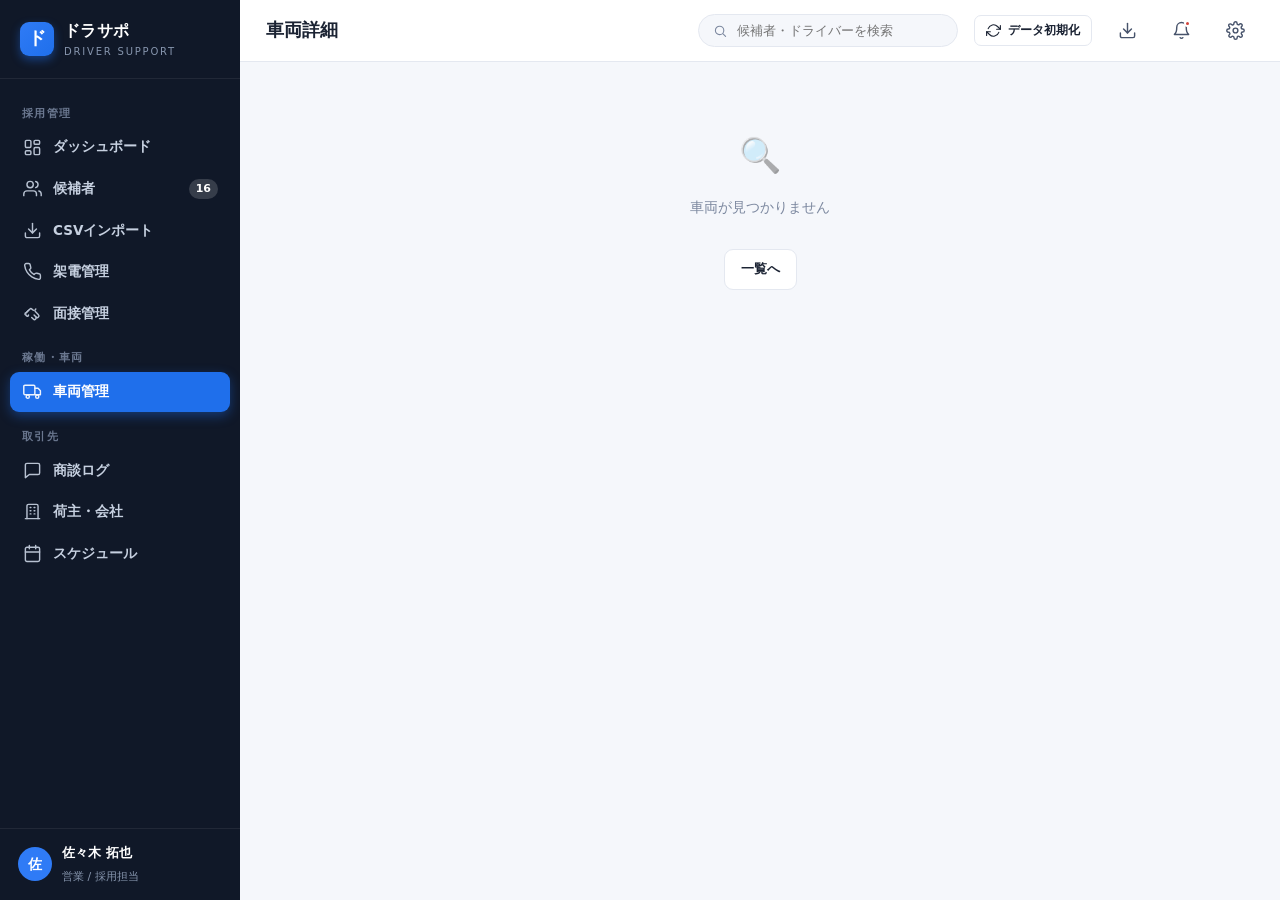
<file: vehicle-detail.html>
<!doctype html>
<html lang="ja">
<head>
<meta charset="utf-8">
<meta name="viewport" content="width=device-width, initial-scale=1">
<title>車両詳細｜ドラサポ</title>
<link rel="stylesheet" href="assets/css/style.css">
</head>
<body>
<div class="layout">
  <aside id="sidebar"></aside>
  <div class="main">
    <header id="topbar"></header>
    <div class="content" id="content"></div>
  </div>
</div>

<script src="assets/js/data.js"></script>
<script src="assets/js/app.js"></script>
<script>
  Shell.init("fleet", { title: "車両詳細" });
  const db = DB.get();
  const id = UI.qp("id");
  let v = db.vehicles.find(x => x.id === id);
  const content = document.getElementById("content");
  if (v && !v.logs) v.logs = [];
  v ? render() : content.innerHTML = `<div class="empty"><div class="ico">🔍</div><p>車両が見つかりません</p><a class="btn mt-16" href="vehicles.html">一覧へ</a></div>`;

  const TODAY = "2026-07-15";
  function persist(){ DB.save(db); }
  function addLog(dot, h, body){ v.logs.push({ at:TODAY, dot, h, body:body||"", by:"佐々木" }); }

  function render() {
    const drv = v.driver ? DB.driver(db, v.driver) : null;
    content.innerHTML = `
      <div class="breadcrumb"><a href="vehicles.html">車両管理</a> › ${v.plate}</div>
      <div class="page-head">
        <div><h1 style="margin:0">${v.plate}</h1><p style="margin:0">${v.model}・${v.lessor}</p></div>
        <div class="page-head__actions">
          ${UI.vehicleBadge(v.status)}
          <button class="btn btn--primary" onclick="openLog()">＋ 操作・ログを記録</button>
        </div>
      </div>

      <div class="grid" style="grid-template-columns:1.5fr 1fr;gap:16px;align-items:start">
        <div class="grid" style="gap:16px">
          <div class="card">
            <div class="card__head"><h3>車両ログ</h3><button class="btn btn--sm" onclick="openLog()">＋ 記録</button></div>
            <div class="card__body" id="tl"></div>
          </div>
        </div>
        <div class="grid" style="gap:16px">
          <div class="card">
            <div class="card__head"><h3>乗車ドライバー</h3></div>
            <div class="card__body">
              ${drv ? `<div class="person mb-16">${UI.avatar(drv.name)}<div><b>${drv.name}</b><div class="muted small">${DB.company(db,drv.company).name}</div></div></div>
                <div class="row wrap">
                  <a class="btn btn--sm" href="driver-detail.html?id=${drv.id}">詳細 →</a>
                  <button class="btn btn--sm" onclick="openLog('assign')">変更</button>
                  <button class="btn btn--sm btn--danger" onclick="openLog('unassign')">割当を解除</button>
                </div>`
                : `<div class="empty small" style="padding:16px">現在、乗車ドライバーはいません<br>
                   <button class="btn btn--sm btn--primary mt-8" onclick="openLog('assign')">＋ ドライバーを割り当てる</button></div>`}
            </div>
          </div>
          <div class="card">
            <div class="card__head"><h3>リース情報</h3></div>
            <div class="card__body"><dl class="dl">
              <dt>リース元</dt><dd>${v.lessor}</dd>
              <dt>開始日</dt><dd>${v.leaseStart}</dd>
              <dt>終了日</dt><dd>${v.leaseEnd}</dd>
              <dt>月額</dt><dd>${UI.money(v.monthly)}</dd>
            </dl></div>
          </div>
          ${v.repairFrom ? `<div class="card">
            <div class="card__head"><h3>直近の修理</h3></div>
            <div class="card__body"><dl class="dl">
              <dt>入庫</dt><dd>${v.repairFrom}</dd>
              <dt>出庫</dt><dd>${v.repairTo||"作業中"}</dd>
              <dt>費用</dt><dd>${UI.money(v.repairCost)}</dd>
            </dl></div></div>` : ""}
        </div>
      </div>
    `;
    renderTl();
  }

  function renderTl() {
    const items = [...v.logs].sort((a,b)=> (a.at||"").localeCompare(b.at||""));
    document.getElementById("tl").innerHTML = items.length ? `<div class="timeline">` + items.map(i=>
      `<div class="tl-item"><span class="tl-dot ${i.dot||''}"></span><h4>${i.h}</h4><div class="tl-meta">${i.at}${i.by?' ・ '+i.by:''}</div>${i.body?`<div class="tl-body">${i.body}</div>`:''}</div>`).join("") + `</div>`
      : `<div class="empty small">ログはまだありません</div>`;
  }

  // ---- 統合アクション（割当・解除・修理・メモ）＋コメント ----
  let drvCombo = null, pickedDriver = "";
  window.openLog = function(preset) {
    const assigned = !!v.driver;
    const opts = [
      { v:"memo", t:"メモ" },
      { v:"assign", t: assigned ? "ドライバーを変更" : "ドライバーを割当" },
      assigned ? { v:"unassign", t:"ドライバーを解除" } : null,
      { v:"repair_in", t:"修理へ出す" },
      v.status === "repair" ? { v:"repair_out", t:"修理完了（入庫解除）" } : null,
    ].filter(Boolean);
    const def = preset && opts.some(o=>o.v===preset) ? preset : "memo";
    Modal.open(`
      <div class="modal__head"><h3>操作・ログを記録</h3><span class="close" data-close>×</span></div>
      <div class="modal__body">
        <label class="fld mb-16"><span>操作</span>
          <select class="input" id="op" style="width:100%">${opts.map(o=>`<option value="${o.v}"${o.v===def?' selected':''}>${o.t}</option>`).join("")}</select></label>
        <div class="fld mb-16" id="sec_assign" hidden><span>割り当てるドライバー（採用者を検索）</span><div id="drvCombo"></div></div>
        <div id="sec_repair" hidden>
          <div class="form-grid mb-16">
            <label class="fld"><span>入庫日</span><input class="input" type="date" id="rf" value="${TODAY}"></label>
            <label class="fld"><span>出庫予定日</span><input class="input" type="date" id="rt" value="2026-07-25"></label>
            <label class="fld span-2"><span>見積費用</span><input class="input" type="number" id="rc" value="60000"></label>
          </div>
        </div>
        <label class="fld"><span>コメント</span><textarea class="input" id="cmt" rows="3" placeholder="例：田中さんへ納車。走行前点検OK。"></textarea></label>
      </div>
      <div class="modal__foot"><button class="btn" data-close>キャンセル</button><button class="btn btn--primary" onclick="saveOp()">記録する</button></div>
    `);
    pickedDriver = "";
    const op = document.getElementById("op");
    const toggle = () => {
      const val = op.value;
      document.getElementById("sec_assign").hidden = (val !== "assign");
      document.getElementById("sec_repair").hidden = (val !== "repair_in");
      if (val === "assign" && !drvCombo) initDriverCombo();
    };
    op.onchange = toggle; toggle();
  };

  function initDriverCombo() {
    const items = db.drivers.map(d => {
      const cur = d.vehicle ? DB.vehicle(db, d.vehicle) : null;
      return { value:d.id, label: d.name + (cur ? `（${cur.plate}）` : ""), swatch: UI.colorFor(d.name) };
    });
    drvCombo = Combo.create(document.getElementById("drvCombo"), {
      items, value:"", placeholder:"名前で検索して選択",
      onChange: v2 => { pickedDriver = v2; },
    });
  }

  window.saveOp = function() {
    const op = document.getElementById("op").value;
    const cmt = document.getElementById("cmt").value.trim();
    if (op === "assign") {
      if (!pickedDriver) { Toast.show("ドライバーを選択してください","warn"); return; }
      assignDriver(pickedDriver, cmt);
    } else if (op === "unassign") {
      const od = v.driver ? DB.driver(db, v.driver) : null;
      if (od) od.vehicle = null;
      addLog("gray","ドライバーを解除", (od?od.name+"｜":"") + (cmt||"割当を解除"));
      v.driver = null; v.status = "idle";
    } else if (op === "repair_in") {
      v.status = "repair";
      v.repairFrom = document.getElementById("rf").value;
      v.repairTo = document.getElementById("rt").value;
      v.repairCost = +document.getElementById("rc").value || 0;
      addLog("warn","修理工場へ入庫", `出庫予定 ${v.repairTo} ／ 見積 ${UI.money(v.repairCost)}` + (cmt?`｜${cmt}`:""));
    } else if (op === "repair_out") {
      v.status = v.driver ? "active" : "idle";
      addLog("ok","修理完了・出庫", `修理費用 ${UI.money(v.repairCost)}` + (cmt?`｜${cmt}`:""));
    } else {
      if (!cmt) { Toast.show("コメントを入力してください","warn"); return; }
      addLog("", "メモ", cmt);
    }
    drvCombo = null; pickedDriver = "";
    persist(); Modal.close(); render(); Toast.show("記録しました");
  };

  function assignDriver(drvId, comment) {
    const nd = DB.driver(db, drvId);
    if (!nd) return;
    // このドライバーが別の車両に乗っていれば、そちらを解除
    if (nd.vehicle && nd.vehicle !== v.id) {
      const ov = DB.vehicle(db, nd.vehicle);
      if (ov) { ov.driver = null; ov.status = "idle"; if (!ov.logs) ov.logs = []; ov.logs.push({ at:TODAY, dot:"gray", h:"ドライバーを解除（他車両へ異動）", body:nd.name, by:"佐々木" }); }
    }
    // この車両に別のドライバーがいれば解除
    if (v.driver && v.driver !== drvId) { const od = DB.driver(db, v.driver); if (od) od.vehicle = null; }
    v.driver = drvId; nd.vehicle = v.id; v.status = "active";
    addLog("ok", "ドライバーを割当", nd.name + (comment ? `｜${comment}` : ""));
  }
</script>
</body>
</html>
</file>
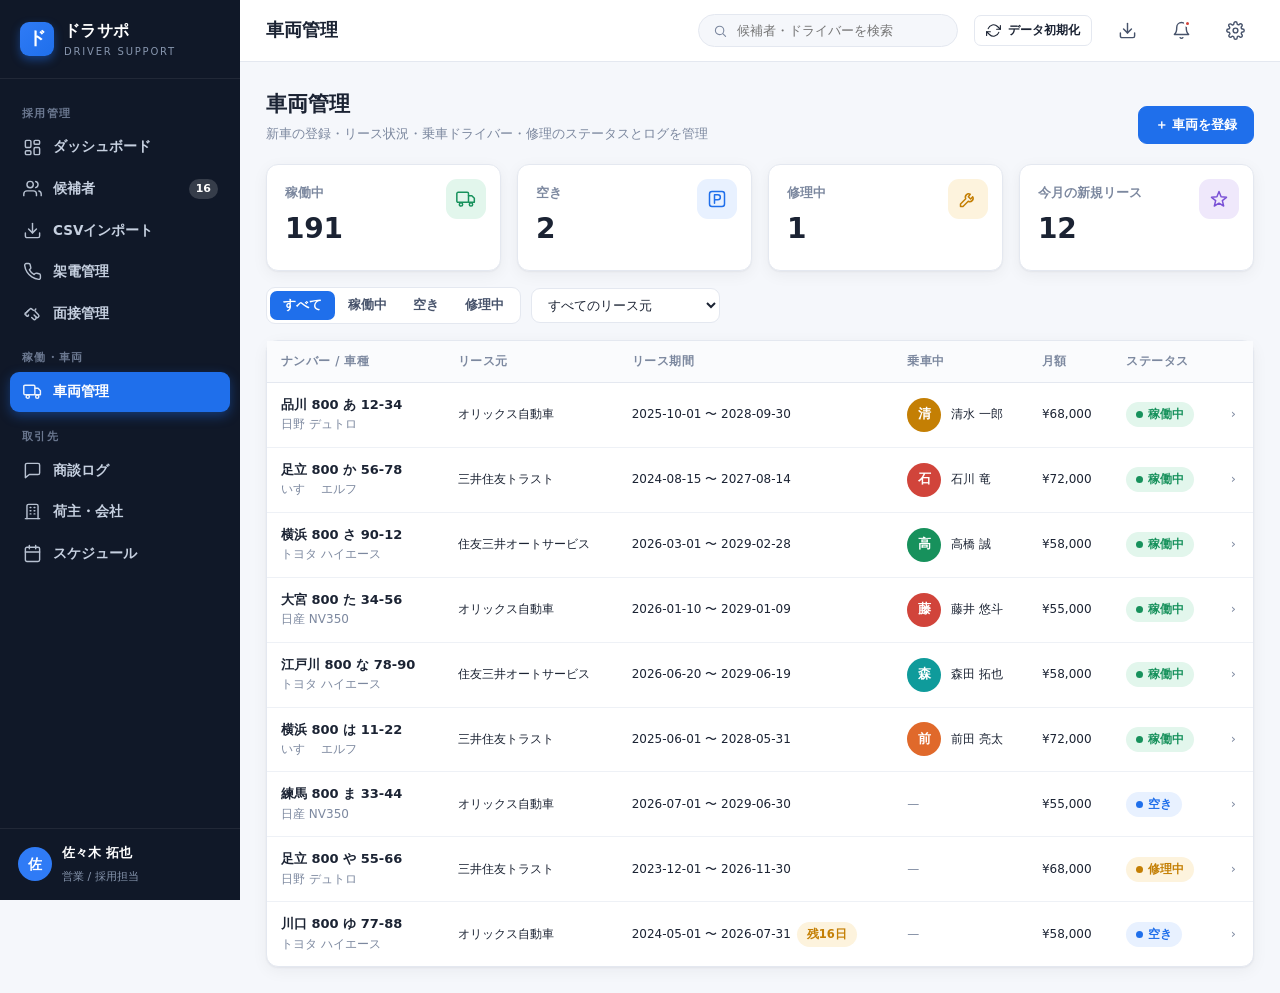
<file: vehicles.html>
<!doctype html>
<html lang="ja">
<head>
<meta charset="utf-8">
<meta name="viewport" content="width=device-width, initial-scale=1">
<title>車両管理｜ドラサポ</title>
<link rel="stylesheet" href="assets/css/style.css">
</head>
<body>
<div class="layout">
  <aside id="sidebar"></aside>
  <div class="main">
    <header id="topbar"></header>
    <div class="content">
      <div class="page-head">
        <div>
          <h1>車両管理</h1>
          <p>新車の登録・リース状況・乗車ドライバー・修理のステータスとログを管理</p>
        </div>
        <div class="page-head__actions">
          <button class="btn btn--primary" onclick="openNew()">＋ 車両を登録</button>
        </div>
      </div>

      <div class="grid grid--4 mb-16" id="vehKpi"></div>

      <div class="filters">
        <div class="seg" id="tab">
          <button data-t="all" class="is-active">すべて</button>
          <button data-t="active">稼働中</button>
          <button data-t="idle">空き</button>
          <button data-t="repair">修理中</button>
        </div>
        <select class="input" id="fLessor"><option value="all">すべてのリース元</option></select>
      </div>

      <div class="card">
        <div class="table-wrap">
          <table class="tbl">
            <thead><tr>
              <th>ナンバー / 車種</th><th>リース元</th><th>リース期間</th><th>乗車中</th>
              <th>月額</th><th>ステータス</th><th></th>
            </tr></thead>
            <tbody id="rows"></tbody>
          </table>
        </div>
      </div>
    </div>
  </div>
</div>

<script src="assets/js/data.js"></script>
<script src="assets/js/app.js"></script>
<script>
  Shell.init("fleet", { title: "車両管理" });
  const db = DB.get();
  let tab = "all", lessor = "all";
  const lessors = [...new Set(db.vehicles.map(v=>v.lessor))];
  const lSel = document.getElementById("fLessor");
  lessors.forEach(l => lSel.insertAdjacentHTML("beforeend", `<option>${l}</option>`));
  lSel.onchange = e => { lessor = e.target.value; render(); };
  document.querySelectorAll("#tab button").forEach(b => b.onclick = () => { tab = b.dataset.t; document.querySelectorAll("#tab button").forEach(x=>x.classList.toggle("is-active",x===b)); render(); });

  function leaseWarn(v) {
    const end = new Date(v.leaseEnd + "T00:00:00"); const now = new Date("2026-07-15");
    const days = Math.round((end - now)/86400000);
    if (days < 0) return `<span class="badge badge--gray" style="margin-left:6px">終了</span>`;
    if (days < 90) return `<span class="badge badge--warn" style="margin-left:6px">残${days}日</span>`;
    return "";
  }

  function render() {
    const cnt = k => db.vehicles.filter(v=>v.status===k).length;
    const kpi = [
      { l:"稼働中", v:cnt("active")+185, i:"truck", c:"ok" },
      { l:"空き", v:cnt("idle"), i:"parking", c:"info" },
      { l:"修理中", v:cnt("repair"), i:"wrench", c:"warn" },
      { l:"今月の新規リース", v:12, i:"star", c:"purple" },
    ];
    document.getElementById("vehKpi").innerHTML = kpi.map(x=>`
      <div class="card kpi"><div class="kpi__icon" style="background:var(--${x.c}-soft);color:var(--${x.c})">${UI.icon(x.i,20)}</div>
      <div class="kpi__label">${x.l}</div><div class="kpi__value">${x.v}</div></div>`).join("");

    let list = db.vehicles.filter(v => (tab==="all"||v.status===tab) && (lessor==="all"||v.lessor===lessor));
    document.getElementById("rows").innerHTML = list.length ? list.map(v => {
      const drv = v.driver ? DB.driver(db, v.driver) : null;
      return `<tr onclick="location.href='vehicle-detail.html?id=${v.id}'">
        <td><div class="cell-main">${v.plate}</div><div class="cell-sub">${v.model}</div></td>
        <td class="small">${v.lessor}</td>
        <td class="small">${v.leaseStart} 〜 ${v.leaseEnd}${leaseWarn(v)}</td>
        <td>${drv ? `<div class="person">${UI.avatar(drv.name)}<span class="small">${drv.name}</span></div>` : '<span class="muted small">—</span>'}</td>
        <td class="small">${UI.money(v.monthly)}</td>
        <td>${UI.vehicleBadge(v.status)}</td>
        <td class="muted">›</td>
      </tr>`;
    }).join("") : `<tr><td colspan="7"><div class="empty"><div class="ico">🚐</div><p>該当する車両がありません</p></div></td></tr>`;
  }

  window.openNew = function() {
    Modal.open(`
      <div class="modal__head"><h3>車両を登録</h3><span class="close" data-close>×</span></div>
      <div class="modal__body">
        <div class="form-grid">
          <label class="fld"><span>ナンバー</span><input class="input" id="n_plate" placeholder="品川 800 あ 00-00"></label>
          <label class="fld"><span>車種</span><input class="input" id="n_model" placeholder="トヨタ ハイエース"></label>
          <label class="fld"><span>リース元</span><input class="input" id="n_lessor" placeholder="オリックス自動車"></label>
          <label class="fld"><span>月額</span><input class="input" type="number" id="n_monthly" value="58000"></label>
          <label class="fld"><span>リース開始</span><input class="input" type="date" id="n_start" value="2026-07-15"></label>
          <label class="fld"><span>リース終了</span><input class="input" type="date" id="n_end" value="2029-07-14"></label>
        </div>
      </div>
      <div class="modal__foot"><button class="btn" data-close>キャンセル</button><button class="btn btn--primary" onclick="saveNew()">登録する</button></div>
    `);
  };
  window.saveNew = function() {
    const g = id => document.getElementById(id).value;
    if (!g("n_plate")) { Toast.show("ナンバーを入力してください","warn"); return; }
    db.vehicles.unshift({
      id:"veh_"+Math.random().toString(36).slice(2,7), plate:g("n_plate"), model:g("n_model"), lessor:g("n_lessor"),
      leaseStart:g("n_start"), leaseEnd:g("n_end"), status:"idle", driver:null, monthly:+g("n_monthly")||0,
      repairFrom:null, repairTo:null, repairCost:null
    });
    DB.save(db); Modal.close(); render(); Toast.show("車両を登録しました");
  };

  render();
</script>
</body>
</html>
</file>
<file: assets/css/style.css>
/* ================================================================
   ドラサポ - 物流ドライバー採用・管理アプリ  UIモック
   共有スタイル
================================================================ */
:root {
  --brand:        #1f6feb;
  --brand-dark:   #1a5fca;
  --brand-soft:   #e8f1ff;
  --ink:          #1b2333;
  --ink-2:        #47536b;
  --ink-3:        #7c889f;
  --line:         #e4e8f0;
  --line-2:       #eef1f6;
  --bg:           #f5f7fb;
  --panel:        #ffffff;
  --sidebar:      #101828;
  --sidebar-2:    #1b2a44;

  --ok:           #17915c;
  --ok-soft:      #e2f6ec;
  --warn:         #c47f04;
  --warn-soft:    #fdf3dd;
  --danger:       #d1443b;
  --danger-soft:  #fce8e6;
  --info:         #1f6feb;
  --info-soft:    #e8f1ff;
  --purple:       #7b52d6;
  --purple-soft:  #efe8fb;
  --gray:         #6a7488;
  --gray-soft:    #eef1f6;

  --radius:       12px;
  --radius-sm:    8px;
  --shadow:       0 1px 2px rgba(16,24,40,.05), 0 4px 16px rgba(16,24,40,.05);
  --shadow-lg:    0 12px 40px rgba(16,24,40,.18);
}

* { box-sizing: border-box; }
html, body { margin: 0; padding: 0; }
body {
  font-family: "Hiragino Kaku Gothic ProN", "Yu Gothic", "Meiryo", system-ui, -apple-system, sans-serif;
  background: var(--bg);
  color: var(--ink);
  font-size: 14px;
  line-height: 1.6;
  -webkit-font-smoothing: antialiased;
}
a { color: inherit; text-decoration: none; }

/* ---------- Layout ---------- */
.layout { display: flex; min-height: 100vh; }

.sidebar {
  width: 240px;
  flex: 0 0 240px;
  background: var(--sidebar);
  color: #c6d0e0;
  position: sticky;
  top: 0;
  height: 100vh;
  overflow-y: auto;
  display: flex;
  flex-direction: column;
}
.sidebar__brand {
  display: flex; align-items: center; gap: 10px;
  padding: 18px 20px;
  border-bottom: 1px solid rgba(255,255,255,.07);
}
.sidebar__logo {
  width: 34px; height: 34px; border-radius: 9px;
  background: linear-gradient(135deg, #2f7bf6, #1f6feb);
  display: grid; place-items: center;
  font-weight: 800; color: #fff; font-size: 18px;
  box-shadow: 0 4px 10px rgba(31,111,235,.45);
}
.sidebar__title { color: #fff; font-weight: 800; font-size: 16px; letter-spacing: .02em; }
.sidebar__title small { display: block; color: #8695ad; font-weight: 500; font-size: 10px; letter-spacing: .18em; }

.nav { padding: 12px 10px; flex: 1; }
.nav__section { color: #6b7890; font-size: 10.5px; font-weight: 700; letter-spacing: .12em; padding: 14px 12px 6px; }
.nav__item {
  display: flex; align-items: center; gap: 11px;
  padding: 9px 12px; border-radius: 9px;
  color: #c6d0e0; font-weight: 600; font-size: 13.5px;
  margin-bottom: 2px; cursor: pointer; transition: .12s;
}
.nav__item:hover { background: rgba(255,255,255,.06); color: #fff; }
.nav__item.is-active { background: var(--brand); color: #fff; box-shadow: 0 4px 12px rgba(31,111,235,.4); }
.nav__item .ico { width: 20px; display: grid; place-items: center; opacity: .92; }
.nav__badge { margin-left: auto; background: rgba(255,255,255,.16); color: #fff; font-size: 11px; font-weight: 700; padding: 1px 7px; border-radius: 20px; }
.nav__item.is-active .nav__badge { background: rgba(255,255,255,.28); }

.sidebar__user {
  display: flex; align-items: center; gap: 10px;
  padding: 14px 18px; border-top: 1px solid rgba(255,255,255,.07);
}
.sidebar__user .avatar { width: 34px; height: 34px; border-radius: 50%; background: #2f7bf6; color: #fff; display: grid; place-items: center; font-weight: 700; }
.sidebar__user .meta b { color: #fff; font-size: 13px; display: block; }
.sidebar__user .meta span { color: #8695ad; font-size: 11px; }

/* ---------- Main ---------- */
.main { flex: 1; min-width: 0; display: flex; flex-direction: column; }
.topbar {
  background: var(--panel);
  border-bottom: 1px solid var(--line);
  padding: 0 26px;
  height: 62px;
  display: flex; align-items: center; gap: 16px;
  position: sticky; top: 0; z-index: 20;
}
.topbar__title { font-size: 18px; font-weight: 800; min-width: 0; overflow: hidden; text-overflow: ellipsis; white-space: nowrap; }
.topbar__title small { display: block; font-weight: 500; font-size: 11.5px; color: var(--ink-3); margin-top: -1px; }
.topbar__spacer { flex: 1; }
.topbar__search {
  display: flex; align-items: center; gap: 8px;
  background: var(--bg); border: 1px solid var(--line);
  border-radius: 20px; padding: 7px 14px; color: var(--ink-3); width: 260px;
}
.topbar__search input { border: 0; background: transparent; outline: none; width: 100%; font-size: 13px; color: var(--ink); }
.topbar__icon { width: 38px; height: 38px; border-radius: 10px; display: grid; place-items: center; color: var(--ink-2); cursor: pointer; position: relative; }
.topbar__icon:hover { background: var(--bg); }
.topbar__icon .dot { position: absolute; top: 8px; right: 9px; width: 7px; height: 7px; background: var(--danger); border-radius: 50%; border: 2px solid #fff; }

.content { padding: 26px; flex: 1; }
.page-head { display: flex; align-items: flex-end; gap: 16px; margin-bottom: 20px; flex-wrap: wrap; }
.page-head h1 { margin: 0; font-size: 21px; font-weight: 800; }
.page-head p { margin: 2px 0 0; color: var(--ink-3); font-size: 13px; }
.page-head__actions { margin-left: auto; display: flex; gap: 10px; flex-wrap: wrap; }
.breadcrumb { color: var(--ink-3); font-size: 12.5px; margin-bottom: 8px; }
.breadcrumb a:hover { color: var(--brand); }

/* ---------- Buttons ---------- */
.btn {
  display: inline-flex; align-items: center; gap: 7px;
  padding: 9px 16px; border-radius: 9px; border: 1px solid var(--line);
  background: #fff; color: var(--ink); font-weight: 700; font-size: 13px;
  cursor: pointer; transition: .12s; white-space: nowrap;
}
.btn:hover { border-color: #cbd3e0; background: #fbfcfe; }
.btn--primary { background: var(--brand); border-color: var(--brand); color: #fff; }
.btn--primary:hover { background: var(--brand-dark); border-color: var(--brand-dark); }
.btn--ghost { background: transparent; border-color: transparent; }
.btn--ghost:hover { background: var(--bg); }
.btn--danger { background: #fff; border-color: var(--danger); color: var(--danger); }
.btn--danger:hover { background: var(--danger-soft); }
.btn--sm { padding: 6px 11px; font-size: 12px; border-radius: 7px; }
.btn--block { width: 100%; justify-content: center; }

/* ---------- Cards / grid ---------- */
.grid { display: grid; gap: 16px; }
.grid--4 { grid-template-columns: repeat(4, 1fr); }
.grid--3 { grid-template-columns: repeat(3, 1fr); }
.grid--2 { grid-template-columns: repeat(2, 1fr); }
.card { background: var(--panel); border: 1px solid var(--line); border-radius: var(--radius); box-shadow: var(--shadow); }
.card__head { display: flex; align-items: center; gap: 10px; padding: 15px 18px; border-bottom: 1px solid var(--line-2); }
.card__head h3 { margin: 0; font-size: 14.5px; font-weight: 800; }
.card__head .btn { margin-left: auto; }
.card__body { padding: 18px; }

/* KPI */
.kpi { padding: 18px; display: flex; flex-direction: column; gap: 4px; position: relative; overflow: hidden; }
.kpi__icon { position: absolute; right: 14px; top: 14px; width: 40px; height: 40px; border-radius: 11px; display: grid; place-items: center; font-size: 20px; }
.kpi__label { color: var(--ink-3); font-size: 12.5px; font-weight: 600; }
.kpi__value { font-size: 28px; font-weight: 800; letter-spacing: -.01em; }
.kpi__value small { font-size: 14px; font-weight: 700; color: var(--ink-3); }
.kpi__delta { font-size: 12px; font-weight: 700; }
.kpi__delta.up { color: var(--ok); }
.kpi__delta.down { color: var(--danger); }

/* ---------- Table ---------- */
.table-wrap { overflow-x: auto; }
table.tbl { width: 100%; border-collapse: collapse; font-size: 13px; }
table.tbl th {
  text-align: left; color: var(--ink-3); font-weight: 700; font-size: 11.5px;
  letter-spacing: .04em; padding: 11px 14px; border-bottom: 1px solid var(--line);
  background: #fafbfd; white-space: nowrap; position: sticky; top: 0;
}
table.tbl td { padding: 12px 14px; border-bottom: 1px solid var(--line-2); vertical-align: middle; white-space: nowrap; }
table.tbl tbody tr { transition: .1s; }
table.tbl tbody tr:hover { background: #f8faff; cursor: pointer; }
table.tbl tbody tr:last-child td { border-bottom: 0; }
.cell-main { font-weight: 700; }
.cell-sub { color: var(--ink-3); font-size: 12px; }

/* Avatars */
.uavatar { width: 34px; height: 34px; border-radius: 50%; display: inline-grid; place-items: center; color: #fff; font-weight: 700; font-size: 13px; flex: 0 0 auto; }
.person { display: flex; align-items: center; gap: 10px; }

/* ---------- Badges / status ---------- */
.badge { display: inline-flex; align-items: center; gap: 5px; padding: 3px 10px; border-radius: 20px; font-size: 11.5px; font-weight: 700; white-space: nowrap; }
.badge .dot { width: 7px; height: 7px; border-radius: 50%; background: currentColor; }
.badge--ok { background: var(--ok-soft); color: var(--ok); }
.badge--warn { background: var(--warn-soft); color: var(--warn); }
.badge--danger { background: var(--danger-soft); color: var(--danger); }
.badge--info { background: var(--info-soft); color: var(--info); }
.badge--purple { background: var(--purple-soft); color: var(--purple); }
.badge--gray { background: var(--gray-soft); color: var(--gray); }

/* Call stage pills */
.callpill { display: inline-flex; align-items: center; justify-content: center; width: 26px; height: 26px; border-radius: 7px; font-weight: 800; font-size: 12px; border: 1.5px solid var(--line); color: var(--ink-3); background: #fff; }
.callpill.done-ok { background: var(--ok-soft); border-color: var(--ok); color: var(--ok); }
.callpill.done-none { background: var(--warn-soft); border-color: var(--warn); color: var(--warn); }
.callpill.done-ng { background: var(--danger-soft); border-color: var(--danger); color: var(--danger); }
.callstages { display: inline-flex; gap: 5px; }

/* Chips / tags */
.chip { display: inline-flex; align-items: center; gap: 5px; background: var(--bg); border: 1px solid var(--line); border-radius: 7px; padding: 3px 9px; font-size: 12px; font-weight: 600; color: var(--ink-2); }
.chip--brand { background: var(--brand-soft); border-color: #cfe0ff; color: var(--brand-dark); }

/* Company tag with color */
.ctag { display: inline-flex; align-items: center; gap: 6px; font-weight: 700; font-size: 12.5px; }
.ctag .swatch { width: 10px; height: 10px; border-radius: 3px; }

/* ---------- Filters bar ---------- */
.filters { display: flex; gap: 10px; flex-wrap: wrap; align-items: center; margin-bottom: 16px; }
.filters .seg { display: inline-flex; background: #fff; border: 1px solid var(--line); border-radius: 9px; padding: 3px; }
.filters .seg button, .filters .seg a { display: inline-flex; align-items: center; gap: 6px; border: 0; background: transparent; padding: 6px 13px; border-radius: 7px; font-weight: 700; font-size: 12.5px; color: var(--ink-2); cursor: pointer; }
.filters .seg button.is-active, .filters .seg a.is-active { background: var(--brand); color: #fff; }

/* Fleet section tab bar */
.fleet-tabs { display: inline-flex; background: #fff; border: 1px solid var(--line); border-radius: 10px; padding: 4px; box-shadow: var(--shadow); }
.fleet-tabs a { display: inline-flex; align-items: center; gap: 7px; padding: 8px 18px; border-radius: 7px; font-weight: 700; font-size: 13.5px; color: var(--ink-2); }
.fleet-tabs a.is-active { background: var(--brand); color: #fff; box-shadow: 0 3px 10px rgba(31,111,235,.35); }
.fleet-tabs a:not(.is-active):hover { background: var(--bg); }
select.input, input.input, textarea.input {
  border: 1px solid var(--line); border-radius: 9px; padding: 8px 12px; font-size: 13px; background: #fff; color: var(--ink); font-family: inherit; outline: none;
}
select.input:focus, input.input:focus, textarea.input:focus { border-color: var(--brand); box-shadow: 0 0 0 3px var(--brand-soft); }
label.fld { display: block; }
label.fld > span { display: block; font-size: 12.5px; font-weight: 700; color: var(--ink-2); margin-bottom: 5px; }
label.fld .input, label.fld select, label.fld textarea { width: 100%; }

/* ---------- Timeline ---------- */
.timeline { position: relative; padding-left: 26px; }
.timeline::before { content: ""; position: absolute; left: 8px; top: 4px; bottom: 4px; width: 2px; background: var(--line); }
.tl-item { position: relative; padding-bottom: 20px; }
.tl-item:last-child { padding-bottom: 0; }
.tl-dot { position: absolute; left: -26px; top: 2px; width: 18px; height: 18px; border-radius: 50%; background: #fff; border: 3px solid var(--brand); }
.tl-dot.ok { border-color: var(--ok); } .tl-dot.warn { border-color: var(--warn); } .tl-dot.danger { border-color: var(--danger); } .tl-dot.gray { border-color: var(--ink-3); }
.tl-item h4 { margin: 0 0 2px; font-size: 13.5px; }
.tl-item .tl-meta { color: var(--ink-3); font-size: 12px; }
.tl-item .tl-body { margin-top: 6px; background: var(--bg); border: 1px solid var(--line-2); border-radius: 9px; padding: 9px 12px; font-size: 13px; color: var(--ink-2); }

/* ---------- Steps / stepper ---------- */
.stepper { display: flex; gap: 0; flex-wrap: wrap; }
.step { display: flex; align-items: center; gap: 9px; padding: 0 18px 0 0; position: relative; }
.step .num { width: 26px; height: 26px; border-radius: 50%; display: grid; place-items: center; font-weight: 800; font-size: 12px; background: var(--gray-soft); color: var(--ink-3); flex: 0 0 auto; }
.step.done .num { background: var(--ok); color: #fff; }
.step.current .num { background: var(--brand); color: #fff; box-shadow: 0 0 0 4px var(--brand-soft); }
.step .lbl { font-weight: 700; font-size: 12.5px; color: var(--ink-3); }
.step.done .lbl, .step.current .lbl { color: var(--ink); }
.step::after { content: ""; width: 22px; height: 2px; background: var(--line); margin-left: 4px; }
.step:last-child::after { display: none; }

/* ---------- Modal ---------- */
.modal-backdrop { position: fixed; inset: 0; background: rgba(16,24,40,.5); display: none; align-items: flex-start; justify-content: center; z-index: 100; padding: 40px 20px; overflow-y: auto; }
.modal-backdrop.open { display: flex; }
.modal { background: #fff; border-radius: 14px; width: 100%; max-width: 560px; box-shadow: var(--shadow-lg); animation: pop .16s ease; }
.modal--wide { max-width: 860px; }
@keyframes pop { from { transform: translateY(10px) scale(.98); opacity: 0; } to { transform: none; opacity: 1; } }
.modal__head { display: flex; align-items: center; padding: 18px 22px; border-bottom: 1px solid var(--line-2); }
.modal__head h3 { margin: 0; font-size: 16px; font-weight: 800; }
.modal__head .close { margin-left: auto; cursor: pointer; color: var(--ink-3); font-size: 22px; line-height: 1; width: 30px; height: 30px; display: grid; place-items: center; border-radius: 8px; }
.modal__head .close:hover { background: var(--bg); }
.modal__body { padding: 22px; }
.modal__foot { display: flex; gap: 10px; justify-content: flex-end; padding: 16px 22px; border-top: 1px solid var(--line-2); }
.form-grid { display: grid; grid-template-columns: 1fr 1fr; gap: 14px; }
.form-grid .span-2 { grid-column: 1 / -1; }

/* ---------- Toast ---------- */
.toast-wrap { position: fixed; bottom: 22px; right: 22px; z-index: 200; display: flex; flex-direction: column; gap: 10px; }
.toast { background: var(--ink); color: #fff; padding: 12px 18px; border-radius: 10px; font-weight: 600; font-size: 13.5px; box-shadow: var(--shadow-lg); display: flex; align-items: center; gap: 10px; animation: slidein .2s ease; }
.toast.ok { background: #14663f; } .toast.warn { background: #9a6404; }
@keyframes slidein { from { transform: translateX(20px); opacity: 0; } to { transform: none; opacity: 1; } }

/* ---------- Misc ---------- */
.muted { color: var(--ink-3); }
.small { font-size: 12px; }
.row { display: flex; gap: 10px; align-items: center; }
.between { display: flex; align-items: center; justify-content: space-between; gap: 12px; }
.wrap { flex-wrap: wrap; }
.mt-0 { margin-top: 0; } .mt-8 { margin-top: 8px; } .mt-16 { margin-top: 16px; } .mt-24 { margin-top: 24px; }
.mb-0 { margin-bottom: 0; } .mb-8 { margin-bottom: 8px; } .mb-16 { margin-bottom: 16px; }
.divider { height: 1px; background: var(--line-2); margin: 16px 0; }
.dl { display: grid; grid-template-columns: 120px 1fr; gap: 10px 14px; font-size: 13.5px; }
.dl dt { color: var(--ink-3); font-weight: 600; }
.dl dd { margin: 0; font-weight: 600; }
.empty { text-align: center; padding: 40px; color: var(--ink-3); }
.empty .ico { font-size: 34px; opacity: .5; }
.progress { height: 8px; background: var(--gray-soft); border-radius: 20px; overflow: hidden; }
.progress > span { display: block; height: 100%; background: var(--brand); border-radius: 20px; }

.mini-cal { display: grid; grid-template-columns: repeat(7, 1fr); gap: 5px; }
.mini-cal .dow { text-align: center; font-size: 11px; font-weight: 700; color: var(--ink-3); padding: 4px 0; }
.mini-cal .day { aspect-ratio: 1; border-radius: 8px; border: 1px solid var(--line-2); padding: 5px; font-size: 12px; position: relative; }
.mini-cal .day.today { border-color: var(--brand); background: var(--brand-soft); font-weight: 800; }
.mini-cal .day.muted { color: #c3ccdb; background: #fafbfd; }
.mini-cal .day .ev { position: absolute; bottom: 4px; left: 5px; right: 5px; height: 4px; border-radius: 3px; background: var(--brand); }

.legend { display: flex; gap: 14px; flex-wrap: wrap; font-size: 12px; color: var(--ink-2); }
.legend span { display: inline-flex; align-items: center; gap: 6px; }
.legend i { width: 11px; height: 11px; border-radius: 3px; display: inline-block; }

@media (max-width: 1080px) {
  .grid--4 { grid-template-columns: repeat(2, 1fr); }
  .grid--3 { grid-template-columns: 1fr; }
}

/* Off-canvas sidebar backdrop */
.sidebar-backdrop { position: fixed; inset: 0; background: rgba(16,24,40,.5); z-index: 55; display: none; }
.sidebar-backdrop.show { display: block; }
@media (min-width: 861px) { .sidebar-backdrop { display: none !important; } }

.hamburger { display: none; }
@media (max-width: 860px) {
  .hamburger { display: grid; }
  .sidebar { position: fixed; left: -280px; top: 0; z-index: 60; transition: left .22s ease; box-shadow: var(--shadow-lg); }
  .sidebar.open { left: 0; }
  .grid--2 { grid-template-columns: 1fr; }
  .topbar__search { display: none; }
  .form-grid { grid-template-columns: 1fr; }
  /* collapse inline two-column (main + side) layouts */
  .content [style*="grid-template-columns"] { grid-template-columns: 1fr !important; }
  .content { padding: 16px; }
  .topbar { padding: 0 14px; gap: 8px; }
  .topbar__title { font-size: 16px; }
  .topbar__title small { display: none; }
  .page-head { gap: 12px; }
  .page-head h1 { font-size: 19px; }
  .page-head__actions { width: 100%; }
  .modal-backdrop { padding: 16px 12px; }
}
@media (max-width: 560px) {
  .grid--4 { grid-template-columns: 1fr; }
  .kpi__value { font-size: 24px; }
  .kpi { padding: 15px; }
  .reset-label { display: none; }
  .reset-btn { padding: 7px 9px; }
  table.tbl th, table.tbl td { padding: 9px 10px; }
  .content { padding: 13px; }
  .card__body { padding: 14px; }
  .filters { gap: 8px; }
  .filters .seg button { padding: 6px 10px; font-size: 12px; }
  .combo { min-width: 160px; }
  .dl { grid-template-columns: 96px 1fr; }
  .hide-sm { display: none !important; }
}

/* ---------- Combobox (searchable select) ---------- */
.combo { position: relative; display: inline-block; min-width: 220px; }
.combo__field {
  width: 100%; display: flex; align-items: center; gap: 8px;
  border: 1px solid var(--line); border-radius: 9px; padding: 8px 12px;
  background: #fff; font-size: 13px; font-family: inherit; color: var(--ink); cursor: pointer; text-align: left;
}
.combo__field:hover { border-color: #cbd3e0; }
.combo__val { flex: 1; display: flex; align-items: center; gap: 7px; overflow: hidden; white-space: nowrap; text-overflow: ellipsis; font-weight: 600; }
.combo__val .swatch { width: 10px; height: 10px; border-radius: 3px; flex: 0 0 auto; }
.combo__caret { color: var(--ink-3); font-size: 11px; }
.combo__pop {
  position: absolute; z-index: 50; top: calc(100% + 5px); left: 0; right: 0; min-width: 240px;
  background: #fff; border: 1px solid var(--line); border-radius: 11px; box-shadow: var(--shadow-lg); overflow: hidden;
}
.combo__search { display: flex; align-items: center; gap: 7px; padding: 9px 12px; border-bottom: 1px solid var(--line-2); color: var(--ink-3); }
.combo__search input { border: 0; outline: none; width: 100%; font-size: 13px; font-family: inherit; color: var(--ink); background: transparent; }
.combo__list { max-height: 240px; overflow-y: auto; padding: 5px; }
.combo__opt { display: flex; align-items: center; gap: 8px; padding: 8px 10px; border-radius: 7px; cursor: pointer; font-size: 13px; font-weight: 600; }
.combo__opt:hover { background: var(--bg); }
.combo__opt.is-sel { background: var(--brand-soft); color: var(--brand-dark); }
.combo__opt .swatch { width: 10px; height: 10px; border-radius: 3px; flex: 0 0 auto; }
.combo__opt span:nth-child(2) { flex: 1; }
.combo__chk { color: var(--brand); font-weight: 800; }
.combo__empty { padding: 16px; text-align: center; color: var(--ink-3); font-size: 12.5px; }
.combo__add { width: 100%; border: 0; border-top: 1px solid var(--line-2); background: #fff; padding: 11px; font-size: 13px; font-weight: 700; color: var(--brand); cursor: pointer; font-family: inherit; }
.combo__add:hover { background: var(--brand-soft); }
</file>
